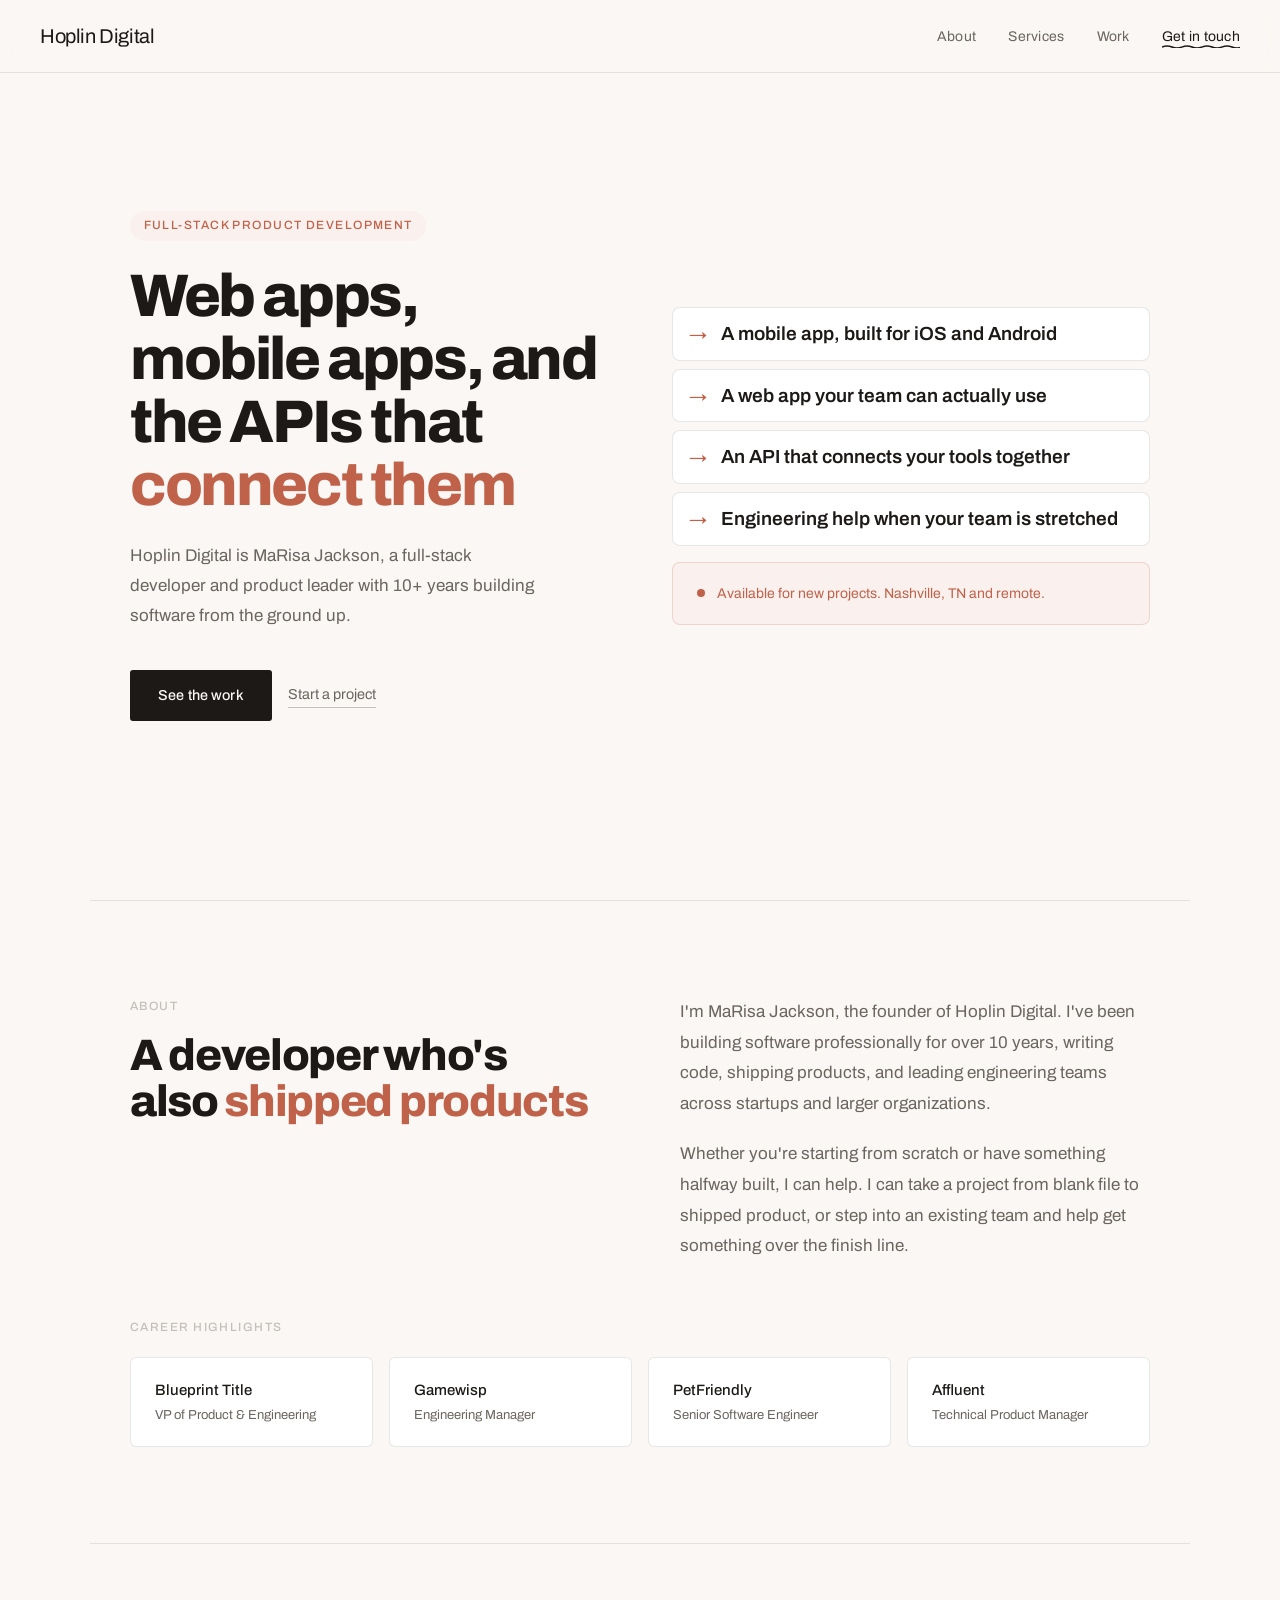
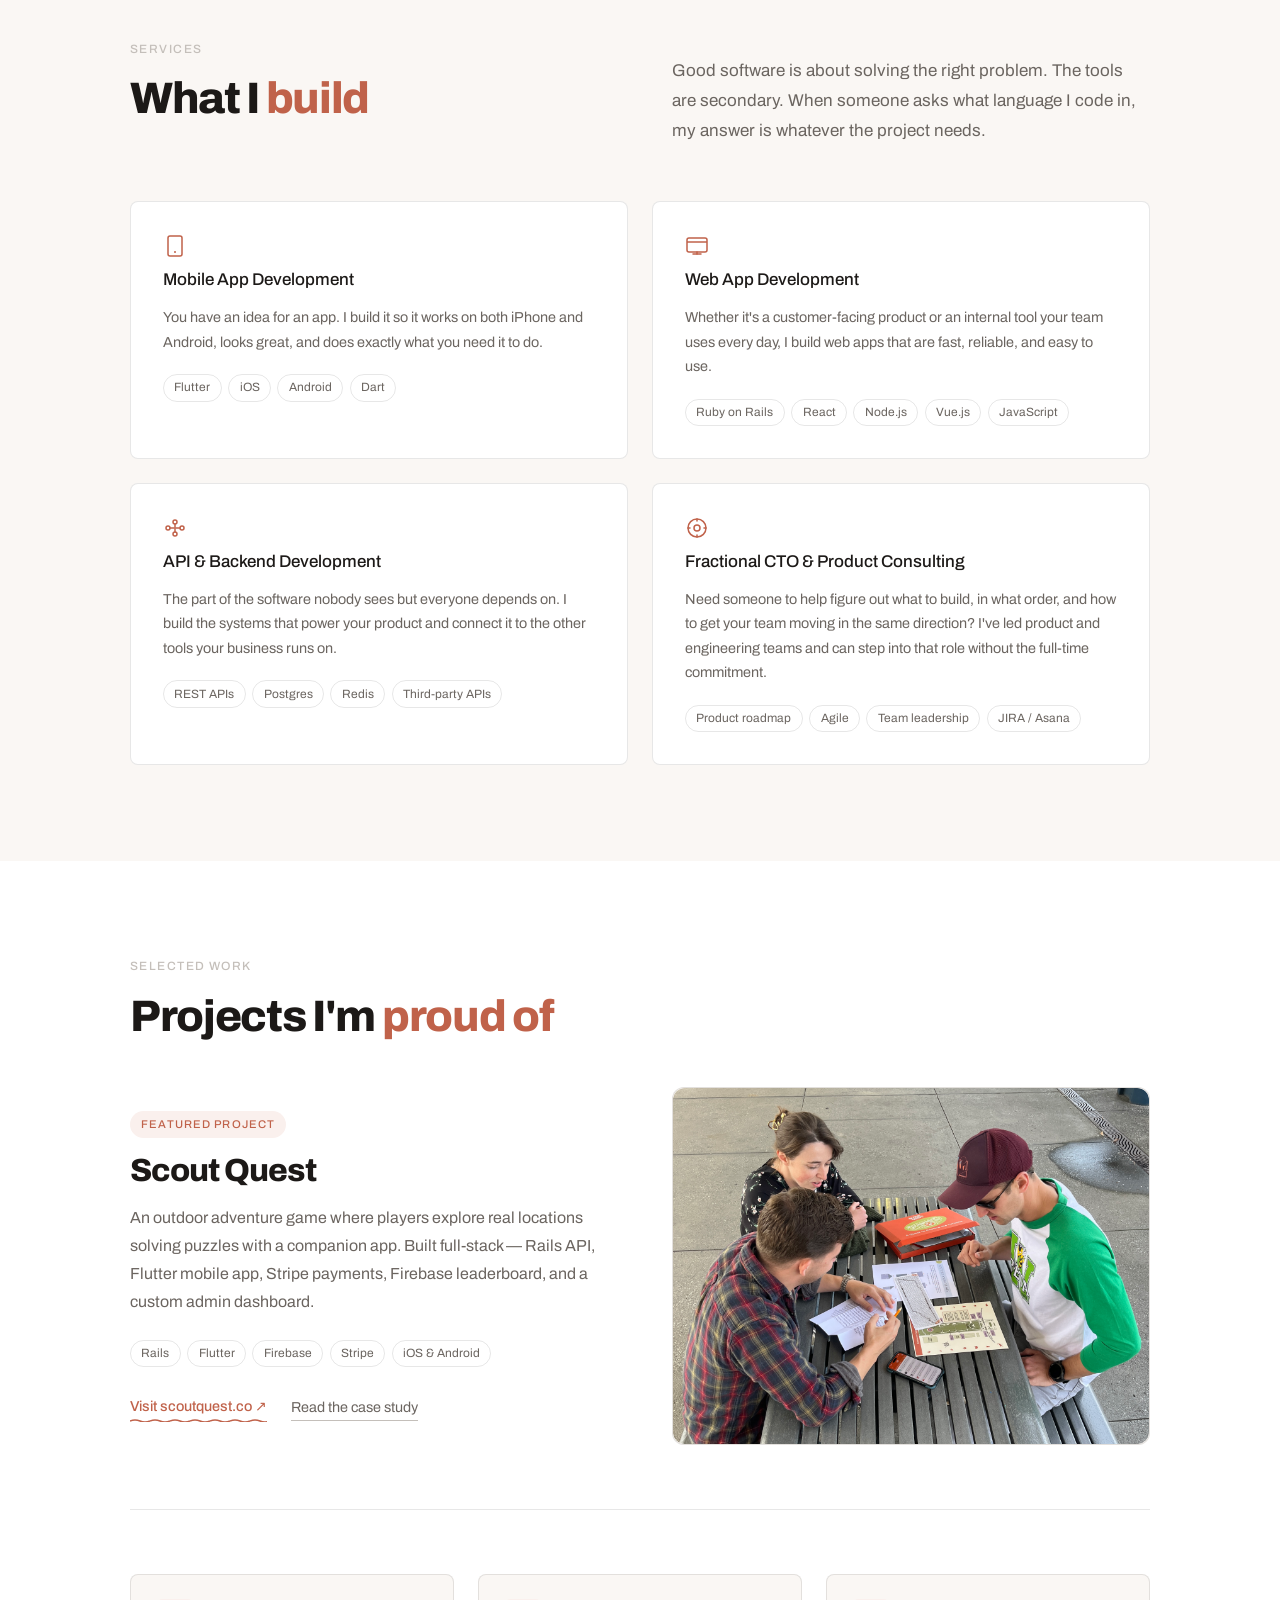
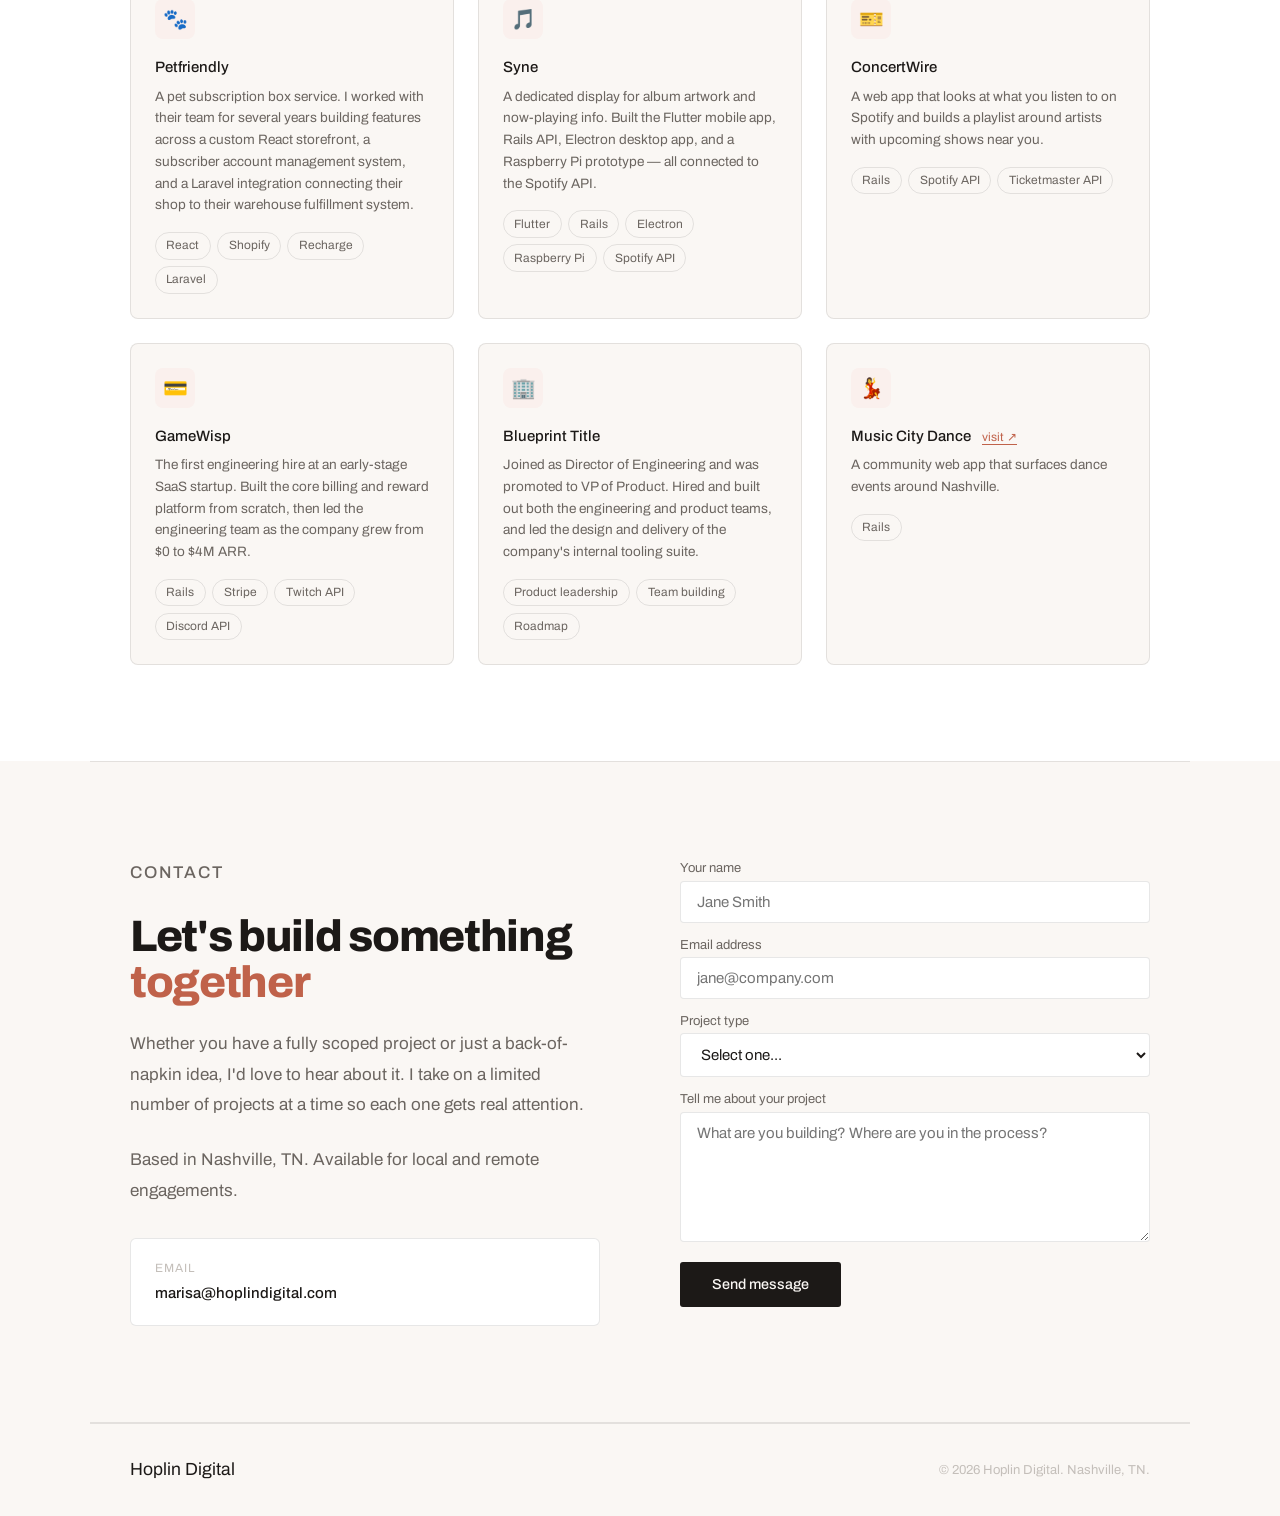
<file: index.html>
<!doctype html>
<html lang="en">
  <head>
    <meta charset="UTF-8" />
    <meta name="viewport" content="width=device-width, initial-scale=1.0" />
    <meta property="og:title" content="Hoplin Digital" />
    <meta
      property="og:description"
      content="Full-stack product development. Web apps, mobile apps, and the APIs that connect them."
    />
    <meta
      property="og:image"
      content="https://hoplindigital.com/assets/images/og-image.png"
    />
    <meta property="og:url" content="https://hoplindigital.com" />
    <meta name="twitter:card" content="summary_large_image" />

    <title>Hoplin Digital</title>
    <link rel="preconnect" href="https://fonts.googleapis.com" />
    <link rel="preconnect" href="https://fonts.gstatic.com" crossorigin />
    <link
      href="https://fonts.googleapis.com/css2?family=Archivo:wght@400;500;700;800&display=swap"
      rel="stylesheet"
    />
    <link rel="stylesheet" href="style.css" />
  </head>
  <body>
    <!-- NAV -->
    <nav>
      <a href="#" class="nav-logo"><span id="logo-text"></span></a>
      <ul class="nav-links">
        <li><a href="#about">About</a></li>
        <li><a href="#services">Services</a></li>
        <li><a href="#work">Work</a></li>
        <li><a href="#contact" class="nav-cta">Get in touch</a></li>
      </ul>
    </nav>

    <!-- HERO -->
    <div class="hero">
      <div class="hero-inner">
        <div class="hero-left">
          <span class="hero-tag">Full-stack product development</span>
          <h1>
            Web apps, mobile apps, and the APIs that <em>connect them</em>
          </h1>
          <p>
            Hoplin Digital is MaRisa Jackson, a full-stack developer and product
            leader with 10+ years building software from the ground up.
          </p>
          <div class="hero-actions">
            <a href="#work" class="btn-primary">See the work</a>
            <a href="#contact" class="btn-ghost">Start a project</a>
          </div>
        </div>
        <div class="hero-right">
          <div class="build-list">
            <div class="build-item">
              <span class="build-arrow">&#8594;</span>
              <span class="build-text"
                >A mobile app, built for iOS and Android</span
              >
            </div>
            <div class="build-item">
              <span class="build-arrow">&#8594;</span>
              <span class="build-text"
                >A web app your team can actually use</span
              >
            </div>
            <div class="build-item">
              <span class="build-arrow">&#8594;</span>
              <span class="build-text"
                >An API that connects your tools together</span
              >
            </div>
            <div class="build-item">
              <span class="build-arrow">&#8594;</span>
              <span class="build-text"
                >Engineering help when your team is stretched</span
              >
            </div>
          </div>
          <div class="hero-badge">
            <div class="badge-dot"></div>
            <p>Available for new projects. Nashville, TN and remote.</p>
          </div>
        </div>
      </div>
    </div>

    <hr class="divider" />

    <!-- ABOUT -->
    <section id="about">
      <div class="about-grid">
        <div>
          <p class="section-label">About</p>
          <h2 class="section-title">
            A developer who's also <em>shipped products</em>
          </h2>
        </div>
        <div class="about-body">
          <p>
            I'm MaRisa Jackson, the founder of Hoplin Digital. I've been
            building software professionally for over 10 years, writing code,
            shipping products, and leading engineering teams across startups and
            larger organizations.
          </p>
          <p>
            Whether you're starting from scratch or have something halfway
            built, I can help. I can take a project from blank file to shipped
            product, or step into an existing team and help get something over
            the finish line.
          </p>
        </div>
      </div>

      <div style="margin-top: 3.5rem">
        <p class="section-label" style="margin-bottom: 1.25rem">
          Career highlights
        </p>
        <div
          style="
            display: grid;
            grid-template-columns: repeat(auto-fit, minmax(220px, 1fr));
            gap: 1rem;
          "
        >
          <div class="exp-item">
            <div class="exp-company">Blueprint Title</div>
            <div class="exp-role">VP of Product & Engineering</div>
          </div>
          <div class="exp-item">
            <div class="exp-company">Gamewisp</div>
            <div class="exp-role">Engineering Manager</div>
          </div>
          <div class="exp-item">
            <div class="exp-company">PetFriendly</div>
            <div class="exp-role">Senior Software Engineer</div>
          </div>
          <div class="exp-item">
            <div class="exp-company">Affluent</div>
            <div class="exp-role">Technical Product Manager</div>
          </div>
        </div>
      </div>
    </section>

    <hr class="divider" />

    <!-- SERVICES -->
    <section id="services">
      <div class="services-header">
        <div>
          <p class="section-label">Services</p>
          <h2 class="section-title">What I <em>build</em></h2>
        </div>
        <p class="services-intro">
          Good software is about solving the right problem. The tools are
          secondary. When someone asks what language I code in, my answer is
          whatever the project needs.
        </p>
      </div>

      <div class="services-grid">
        <div class="service-card">
          <div class="service-icon">
            <svg
              width="24"
              height="24"
              viewBox="0 0 24 24"
              fill="none"
              xmlns="http://www.w3.org/2000/svg"
            >
              <rect
                x="5"
                y="2"
                width="14"
                height="20"
                rx="2"
                stroke="#C0624A"
                stroke-width="1.5"
              />
              <circle cx="12" cy="18" r="1" fill="#C0624A" />
            </svg>
          </div>
          <div class="service-title">Mobile App Development</div>
          <p class="service-desc">
            You have an idea for an app. I build it so it works on both iPhone
            and Android, looks great, and does exactly what you need it to do.
          </p>
          <div class="service-tags">
            <span class="tag">Flutter</span>
            <span class="tag">iOS</span>
            <span class="tag">Android</span>
            <span class="tag">Dart</span>
          </div>
        </div>

        <div class="service-card">
          <div class="service-icon">
            <svg
              width="24"
              height="24"
              viewBox="0 0 24 24"
              fill="none"
              xmlns="http://www.w3.org/2000/svg"
            >
              <rect
                x="2"
                y="4"
                width="20"
                height="14"
                rx="2"
                stroke="#C0624A"
                stroke-width="1.5"
              />
              <path d="M2 8h20" stroke="#C0624A" stroke-width="1.5" />
              <path
                d="M8 20h8"
                stroke="#C0624A"
                stroke-width="1.5"
                stroke-linecap="round"
              />
              <path
                d="M12 18v2"
                stroke="#C0624A"
                stroke-width="1.5"
                stroke-linecap="round"
              />
            </svg>
          </div>
          <div class="service-title">Web App Development</div>
          <p class="service-desc">
            Whether it's a customer-facing product or an internal tool your team
            uses every day, I build web apps that are fast, reliable, and easy
            to use.
          </p>
          <div class="service-tags">
            <span class="tag">Ruby on Rails</span>
            <span class="tag">React</span>
            <span class="tag">Node.js</span>
            <span class="tag">Vue.js</span>
            <span class="tag">JavaScript</span>
          </div>
        </div>

        <div class="service-card">
          <div class="service-icon">
            <svg
              width="24"
              height="24"
              viewBox="0 0 24 24"
              fill="none"
              xmlns="http://www.w3.org/2000/svg"
            >
              <circle
                cx="5"
                cy="12"
                r="2"
                stroke="#C0624A"
                stroke-width="1.5"
              />
              <circle
                cx="19"
                cy="12"
                r="2"
                stroke="#C0624A"
                stroke-width="1.5"
              />
              <path
                d="M7 12h10"
                stroke="#C0624A"
                stroke-width="1.5"
                stroke-linecap="round"
              />
              <circle
                cx="12"
                cy="6"
                r="2"
                stroke="#C0624A"
                stroke-width="1.5"
              />
              <path
                d="M12 8v3"
                stroke="#C0624A"
                stroke-width="1.5"
                stroke-linecap="round"
              />
              <circle
                cx="12"
                cy="18"
                r="2"
                stroke="#C0624A"
                stroke-width="1.5"
              />
              <path
                d="M12 16v-3"
                stroke="#C0624A"
                stroke-width="1.5"
                stroke-linecap="round"
              />
            </svg>
          </div>
          <div class="service-title">API &amp; Backend Development</div>
          <p class="service-desc">
            The part of the software nobody sees but everyone depends on. I
            build the systems that power your product and connect it to the
            other tools your business runs on.
          </p>
          <div class="service-tags">
            <span class="tag">REST APIs</span>
            <span class="tag">Postgres</span>
            <span class="tag">Redis</span>
            <span class="tag">Third-party APIs</span>
          </div>
        </div>

        <div class="service-card">
          <div class="service-icon">
            <svg
              width="24"
              height="24"
              viewBox="0 0 24 24"
              fill="none"
              xmlns="http://www.w3.org/2000/svg"
            >
              <circle
                cx="12"
                cy="12"
                r="9"
                stroke="#C0624A"
                stroke-width="1.5"
              />
              <path
                d="M12 3v2M12 19v2M3 12h2M19 12h2"
                stroke="#C0624A"
                stroke-width="1.5"
                stroke-linecap="round"
              />
              <circle
                cx="12"
                cy="12"
                r="3"
                stroke="#C0624A"
                stroke-width="1.5"
              />
            </svg>
          </div>
          <div class="service-title">
            Fractional CTO &amp; Product Consulting
          </div>
          <p class="service-desc">
            Need someone to help figure out what to build, in what order, and
            how to get your team moving in the same direction? I've led product
            and engineering teams and can step into that role without the
            full-time commitment.
          </p>
          <div class="service-tags">
            <span class="tag">Product roadmap</span>
            <span class="tag">Agile</span>
            <span class="tag">Team leadership</span>
            <span class="tag">JIRA / Asana</span>
          </div>
        </div>
      </div>
    </section>

    <!-- WORK -->
    <div class="work-section" id="work">
      <div class="work-inner">
        <p class="section-label">Selected work</p>
        <h2 class="section-title" style="margin-bottom: 3rem">
          Projects I'm <em>proud of</em>
        </h2>

        <!-- Featured: Scout Quest -->
        <div class="featured-project">
          <div>
            <span class="project-badge">Featured project</span>
            <h3 class="project-title">Scout Quest</h3>
            <p class="project-desc">
              An outdoor adventure game where players explore real locations
              solving puzzles with a companion app. Built full-stack — Rails
              API, Flutter mobile app, Stripe payments, Firebase leaderboard,
              and a custom admin dashboard.
            </p>
            <div class="project-tech">
              <span class="tag">Rails</span>
              <span class="tag">Flutter</span>
              <span class="tag">Firebase</span>
              <span class="tag">Stripe</span>
              <span class="tag">iOS &amp; Android</span>
            </div>
            <div style="display: flex; gap: 1.5rem; align-items: center">
              <a
                href="https://scoutquest.co"
                target="_blank"
                class="project-link"
                >Visit scoutquest.co &#8599;</a
              >
              <a href="scout-quest.html" class="btn-ghost"
                >Read the case study</a
              >
            </div>
          </div>
          <div class="project-visual">
            <img
              src="assets/images/scoutquest.jpg"
              alt="Scout Quest at Bicentennial Park"
              style="
                width: 100%;
                height: 100%;
                object-fit: cover;
                object-position: top;
                border-radius: 12px;
              "
            />
          </div>
        </div>

        <!-- Other projects grid -->
        <div class="projects-grid">
          <div class="project-card">
            <div class="project-card-icon">&#x1F43E;</div>
            <div class="project-card-name">Petfriendly</div>
            <p class="project-card-desc">
              A pet subscription box service. I worked with their team for
              several years building features across a custom React storefront,
              a subscriber account management system, and a Laravel integration
              connecting their shop to their warehouse fulfillment system.
            </p>
            <div class="service-tags" style="margin-top: 1rem">
              <span class="tag">React</span>
              <span class="tag">Shopify</span>
              <span class="tag">Recharge</span>
              <span class="tag">Laravel</span>
            </div>
          </div>

          <div class="project-card">
            <div class="project-card-icon">&#x1F3B5;</div>
            <div class="project-card-name">Syne</div>
            <p class="project-card-desc">
              A dedicated display for album artwork and now-playing info. Built
              the Flutter mobile app, Rails API, Electron desktop app, and a
              Raspberry Pi prototype — all connected to the Spotify API.
            </p>
            <div class="service-tags" style="margin-top: 1rem">
              <span class="tag">Flutter</span>
              <span class="tag">Rails</span>
              <span class="tag">Electron</span>
              <span class="tag">Raspberry Pi</span>
              <span class="tag">Spotify API</span>
            </div>
          </div>

          <div class="project-card">
            <div class="project-card-icon">&#x1F3AB;</div>
            <div class="project-card-name">ConcertWire</div>
            <p class="project-card-desc">
              A web app that looks at what you listen to on Spotify and builds a
              playlist around artists with upcoming shows near you.
            </p>
            <div class="service-tags" style="margin-top: 1rem">
              <span class="tag">Rails</span>
              <span class="tag">Spotify API</span>
              <span class="tag">Ticketmaster API</span>
            </div>
          </div>

          <div class="project-card">
            <div class="project-card-icon">&#x1F4B3;</div>
            <div class="project-card-name">GameWisp</div>
            <p class="project-card-desc">
              The first engineering hire at an early-stage SaaS startup. Built
              the core billing and reward platform from scratch, then led the
              engineering team as the company grew from $0 to $4M ARR.
            </p>
            <div class="service-tags" style="margin-top: 1rem">
              <span class="tag">Rails</span>
              <span class="tag">Stripe</span>
              <span class="tag">Twitch API</span>
              <span class="tag">Discord API</span>
            </div>
          </div>

          <div class="project-card">
            <div class="project-card-icon">&#x1F3E2;</div>
            <div class="project-card-name">Blueprint Title</div>
            <p class="project-card-desc">
              Joined as Director of Engineering and was promoted to VP of
              Product. Hired and built out both the engineering and product
              teams, and led the design and delivery of the company's internal
              tooling suite.
            </p>
            <div class="service-tags" style="margin-top: 1rem">
              <span class="tag">Product leadership</span>
              <span class="tag">Team building</span>
              <span class="tag">Roadmap</span>
            </div>
          </div>

          <div class="project-card">
            <div class="project-card-icon">&#x1F483;</div>
            <div class="project-card-name">
              Music City Dance
              <a
                href="https://musiccitydance.com"
                target="_blank"
                style="
                  margin-left: 0.5rem;
                  font-size: 0.75rem;
                  font-weight: 400;
                  color: var(--accent);
                  text-decoration: none;
                  border-bottom: 1px solid var(--accent);
                "
                >visit &#8599;</a
              >
            </div>
            <p class="project-card-desc">
              A community web app that surfaces dance events around Nashville.
            </p>
            <div class="service-tags" style="margin-top: 1rem">
              <span class="tag">Rails</span>
            </div>
          </div>
        </div>
      </div>
    </div>

    <hr class="divider" />

    <!-- CONTACT -->
    <section id="contact">
      <div class="contact-grid">
        <div class="contact-body">
          <p class="section-label">Contact</p>
          <h2 class="section-title">Let's build something <em>together</em></h2>
          <p>
            Whether you have a fully scoped project or just a back-of-napkin
            idea, I'd love to hear about it. I take on a limited number of
            projects at a time so each one gets real attention.
          </p>
          <p>
            Based in Nashville, TN. Available for local and remote engagements.
          </p>
          <div class="contact-email-block">
            <div>
              <div class="contact-email-label">Email</div>
              <div class="contact-email-val">
                <a
                  href="mailto:marisa@hoplindigital.com"
                  style="color: var(--ink); text-decoration: none"
                  >marisa@hoplindigital.com</a
                >
              </div>
            </div>
          </div>
        </div>

        <form action="https://formspree.io/f/xbdpozbd" method="POST">
          <div class="form-group">
            <label for="name">Your name</label>
            <input
              type="text"
              id="name"
              name="name"
              placeholder="Jane Smith"
              required
            />
          </div>
          <div class="form-group">
            <label for="email">Email address</label>
            <input
              type="email"
              id="email"
              name="email"
              placeholder="jane@company.com"
              required
            />
          </div>
          <div class="form-group">
            <label for="type">Project type</label>
            <select id="type" name="type">
              <option value="">Select one...</option>
              <option>Mobile App Development</option>
              <option>Web App Development</option>
              <option>API / Backend Development</option>
              <option>Fractional CTO / Consulting</option>
              <option>Something else</option>
            </select>
          </div>
          <div class="form-group">
            <label for="message">Tell me about your project</label>
            <textarea
              id="message"
              name="message"
              placeholder="What are you building? Where are you in the process?"
              required
            ></textarea>
          </div>
          <button type="submit" class="form-submit">Send message</button>
          <p
            id="form-success"
            style="display: none; font-size: 0.875rem; color: var(--accent)"
          >
            Thanks! I'll be in touch soon.
          </p>
        </form>
      </div>
    </section>

    <!-- FOOTER -->
    <hr class="divider" />
    <footer>
      <a href="#" class="footer-logo">Hoplin Digital</a>
      <p class="footer-copy">
        &copy; <span id="yr"></span> Hoplin Digital. Nashville, TN.
      </p>
    </footer>

    <script>
      document.getElementById("yr").textContent = new Date().getFullYear();

      function handleSubmit(e) {
        e.preventDefault();
        document.getElementById("form-success").style.display = "block";
        e.target.reset();
        setTimeout(() => {
          document.getElementById("form-success").style.display = "none";
        }, 5000);
      }

      document.querySelectorAll('a[href^="#"]').forEach((anchor) => {
        anchor.addEventListener("click", function (e) {
          const target = document.querySelector(this.getAttribute("href"));
          if (target) {
            e.preventDefault();
            target.scrollIntoView({ behavior: "smooth" });
          }
        });
      });

      const logoText = "Hoplin Digital";
      const logoEl = document.getElementById("logo-text");
      let i = 0;
      function typeLogo() {
        if (i < logoText.length) {
          logoEl.textContent += logoText[i];
          i++;
          setTimeout(typeLogo, 95);
        }
      }
      typeLogo();

      function typeLogo() {
        if (i < logoText.length) {
          logoEl.textContent += logoText[i];
          i++;
          setTimeout(typeLogo, 95);
        } else {
          logoEl.classList.add("done");
        }
      }
    </script>
  </body>
</html>
</file>
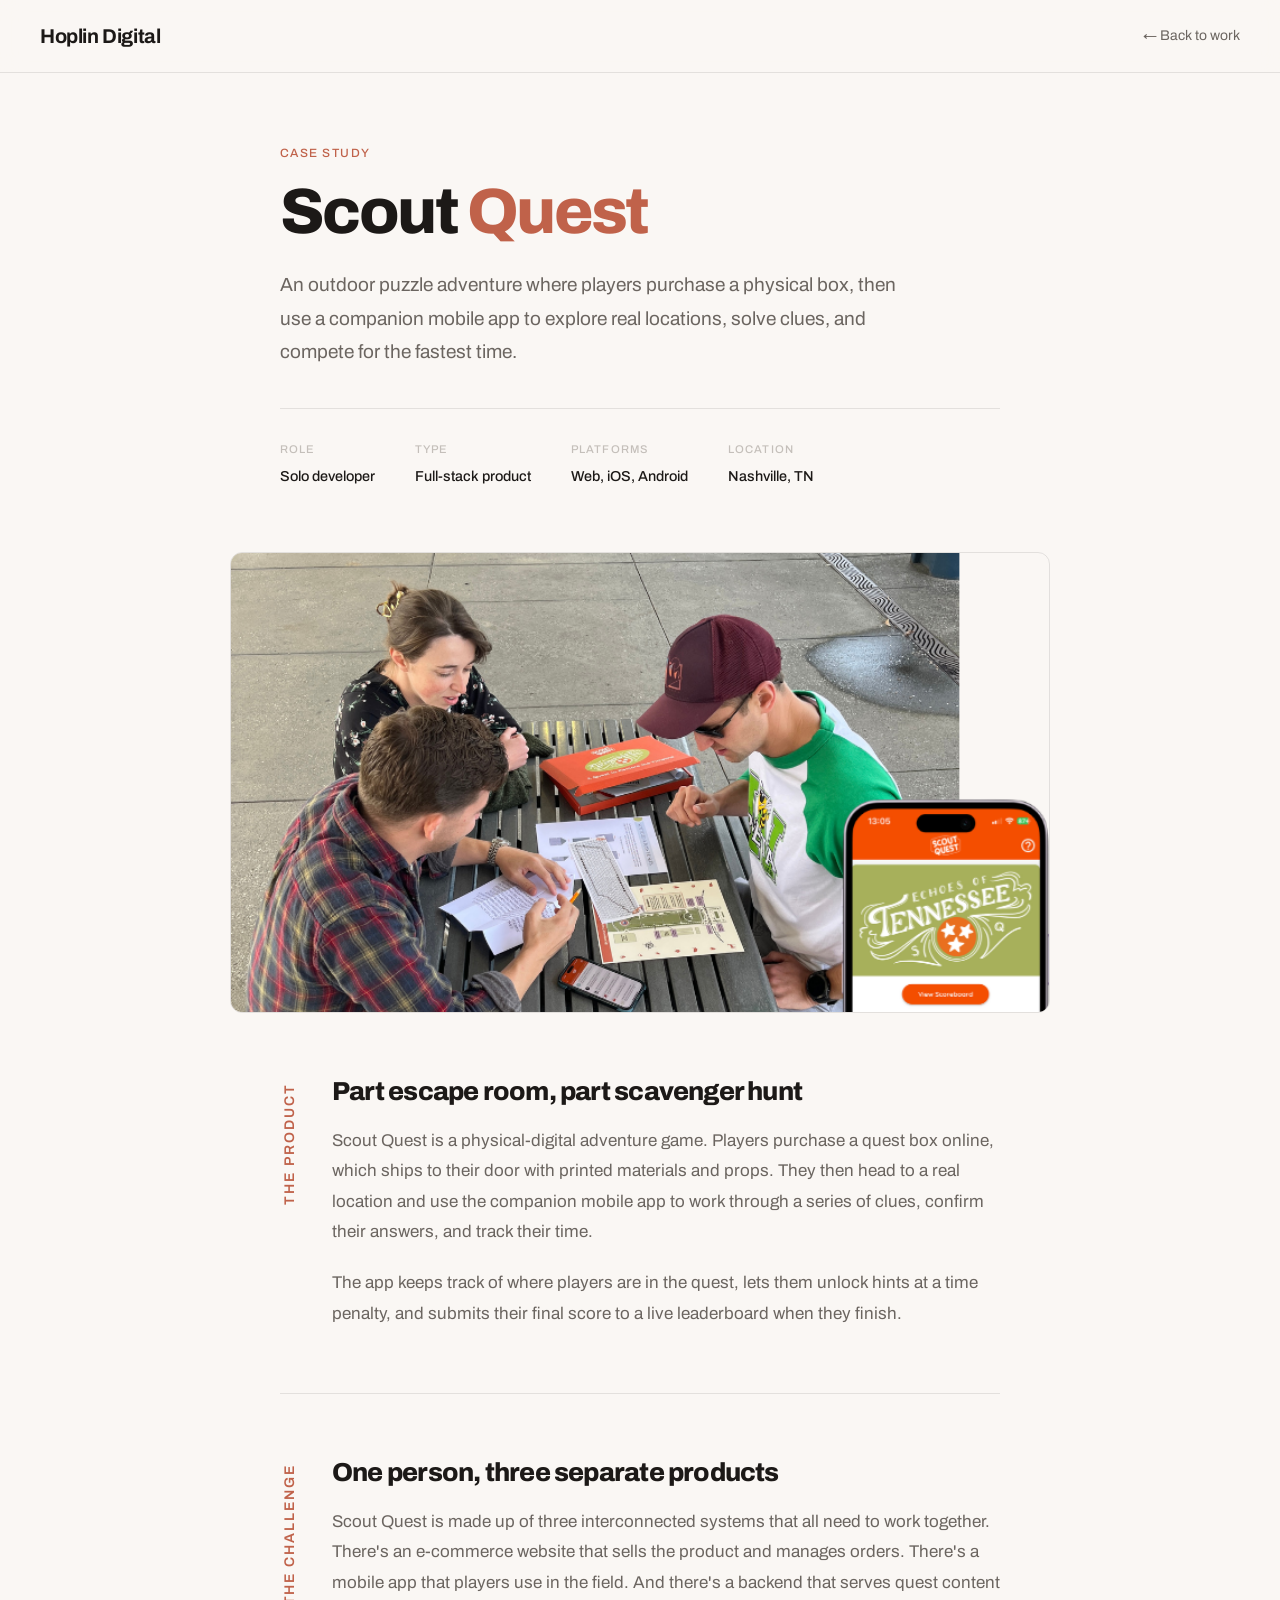
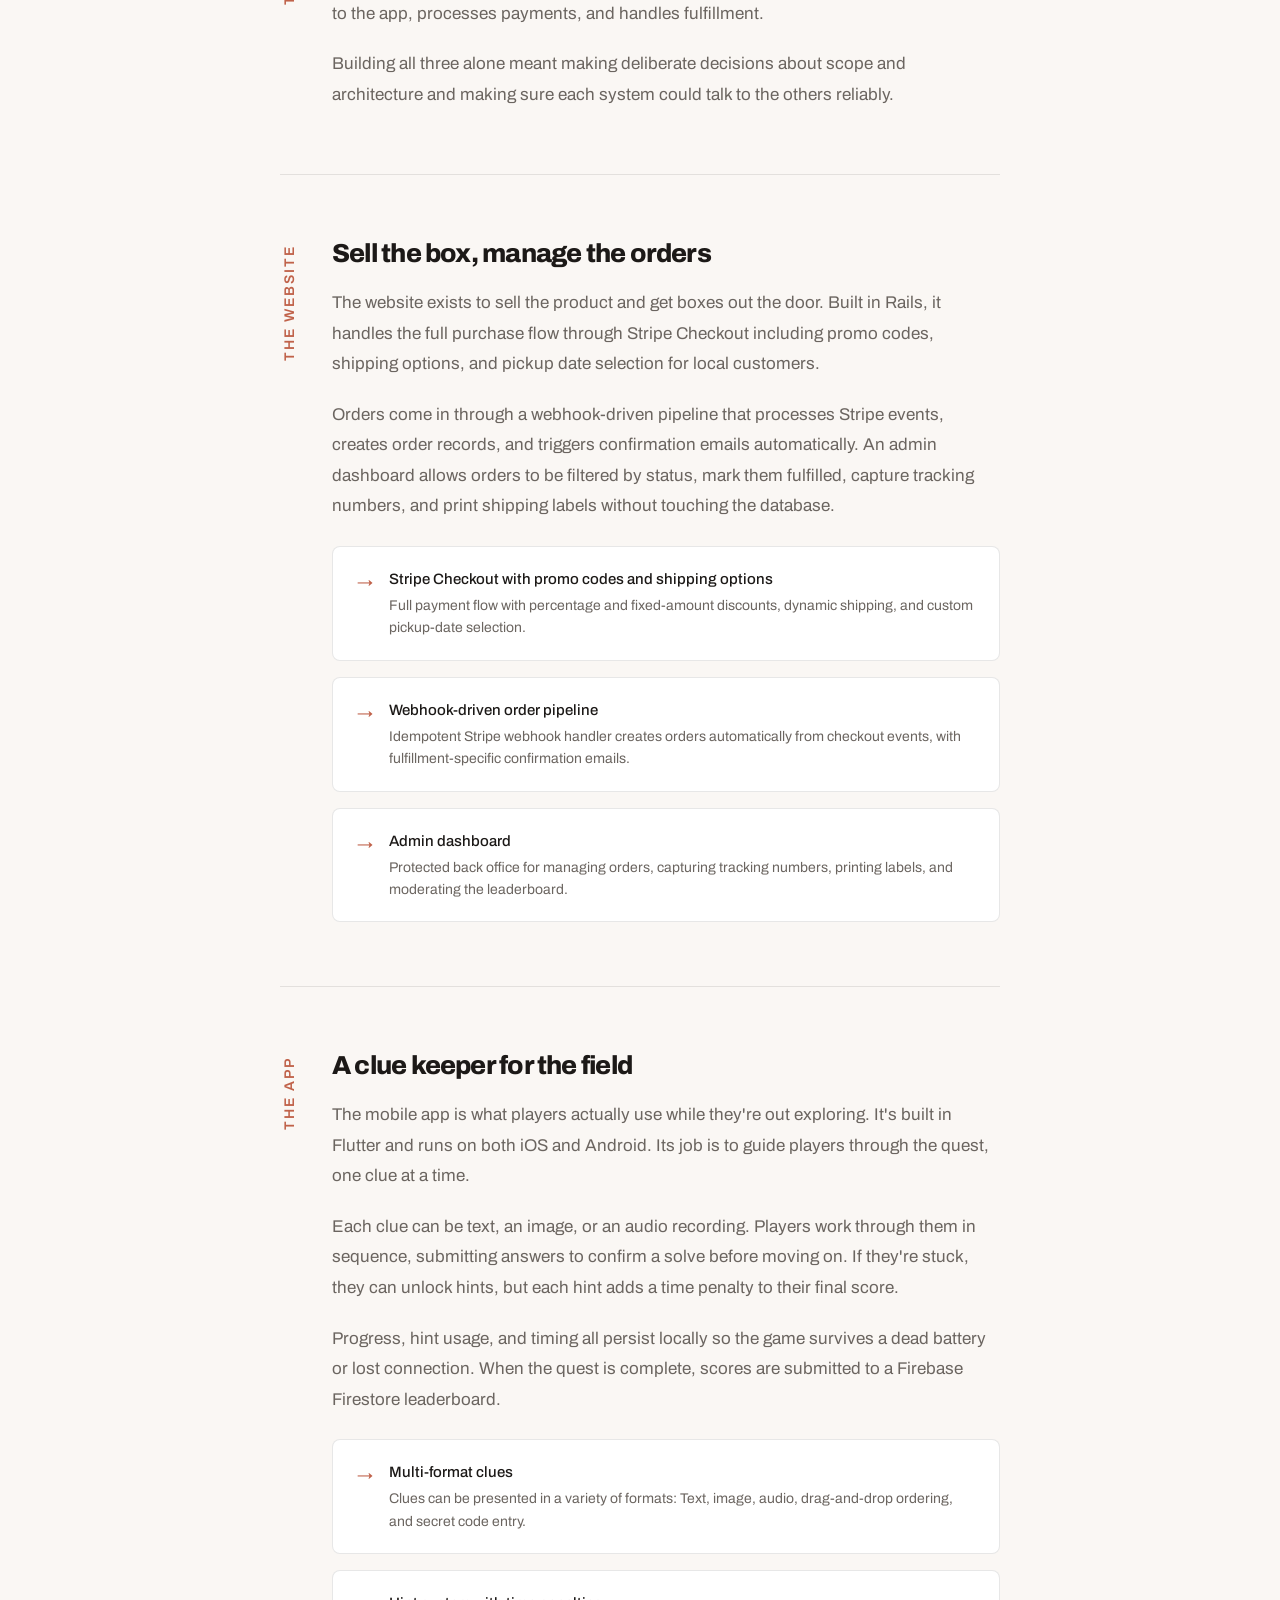
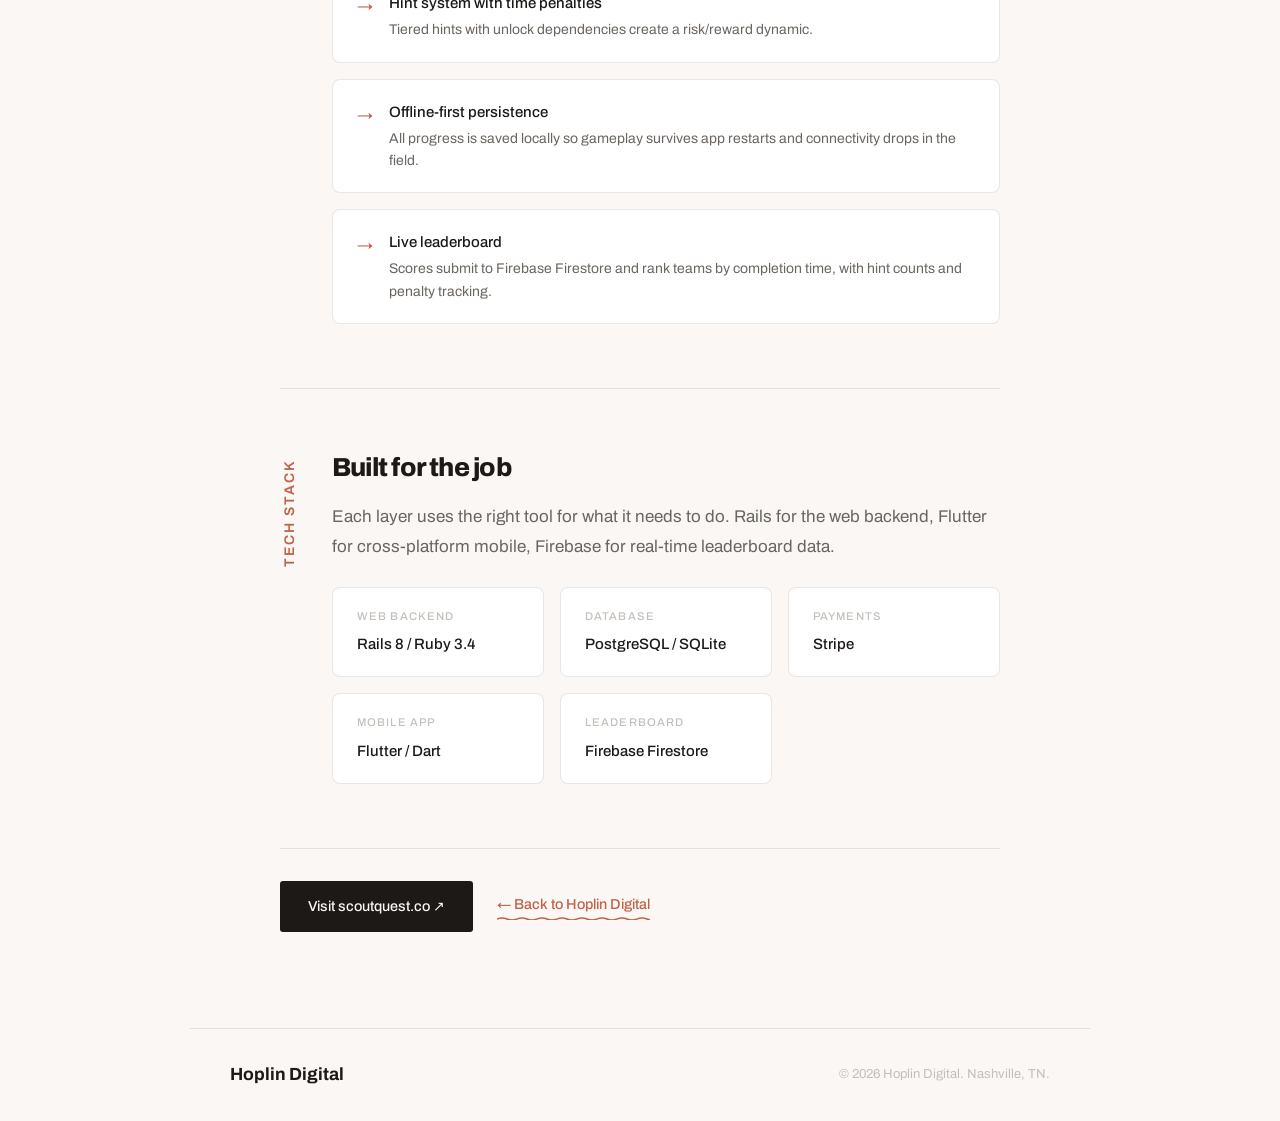
<file: scout-quest.html>
<!doctype html>
<html lang="en">
  <head>
    <meta charset="UTF-8" />
    <meta name="viewport" content="width=device-width, initial-scale=1.0" />
    <meta property="og:title" content="Hoplin Digital" />
    <meta
      property="og:description"
      content="Full-stack product development. Web apps, mobile apps, and the APIs that connect them."
    />
    <meta
      property="og:image"
      content="https://hoplindigital.com/assets/images/og-image.png"
    />
    <meta property="og:url" content="https://hoplindigital.com" />
    <meta name="twitter:card" content="summary_large_image" />

    <title>Scout Quest — Hoplin Digital</title>
    <link rel="preconnect" href="https://fonts.googleapis.com" />
    <link rel="preconnect" href="https://fonts.gstatic.com" crossorigin />
    <link
      href="https://fonts.googleapis.com/css2?family=Archivo:wght@400;500;700;800&display=swap"
      rel="stylesheet"
    />
    <style>
      *,
      *::before,
      *::after {
        box-sizing: border-box;
        margin: 0;
        padding: 0;
      }

      :root {
        --cream: #faf7f4;
        --ink: #1c1917;
        --ink-muted: #6b6560;
        --ink-faint: #c4bfba;
        --accent: #c0624a;
        --accent-light: #faf0ed;
        --accent-mid: #e8957e;
        --border: rgba(28, 25, 23, 0.1);
        --sans: "Archivo", sans-serif;
      }

      html {
        scroll-behavior: smooth;
      }

      body {
        font-family: var(--sans);
        background: var(--cream);
        color: var(--ink);
        font-size: 16px;
        line-height: 1.6;
        -webkit-font-smoothing: antialiased;
      }

      /* NAV */
      nav {
        position: fixed;
        top: 0;
        left: 0;
        right: 0;
        z-index: 100;
        padding: 1.25rem 2.5rem;
        display: flex;
        align-items: center;
        justify-content: space-between;
        background: rgba(250, 247, 244, 0.92);
        backdrop-filter: blur(12px);
        border-bottom: 1px solid var(--border);
      }

      .nav-logo {
        font-family: var(--sans);
        font-size: 1.25rem;
        font-weight: 700;
        color: var(--ink);
        text-decoration: none;
        letter-spacing: -0.02em;
      }

      .nav-back {
        font-size: 0.875rem;
        color: var(--ink-muted);
        text-decoration: none;
        display: flex;
        align-items: center;
        gap: 0.4rem;
        transition: color 0.2s;
      }

      .nav-back:hover {
        color: var(--ink);
      }

      /* HERO */
      .case-hero {
        max-width: 800px;
        margin: 0 auto;
        padding: 9rem 2.5rem 4rem;
      }

      .case-label {
        font-size: 0.75rem;
        font-weight: 500;
        letter-spacing: 0.12em;
        text-transform: uppercase;
        color: var(--accent);
        margin-bottom: 1rem;
        display: block;
      }

      .case-title {
        font-size: clamp(2.5rem, 6vw, 4rem);
        font-weight: 800;
        line-height: 1.02;
        letter-spacing: -0.04em;
        color: var(--ink);
        margin-bottom: 1.5rem;
      }

      .case-title em {
        font-style: normal;
        color: var(--accent);
      }

      .case-intro {
        font-size: 1.1875rem;
        color: var(--ink-muted);
        line-height: 1.75;
        max-width: 58ch;
        margin-bottom: 2.5rem;
      }

      .case-meta {
        display: flex;
        gap: 2.5rem;
        padding-top: 2rem;
        border-top: 1px solid var(--border);
      }

      .meta-item-label {
        font-size: 0.7rem;
        font-weight: 500;
        letter-spacing: 0.1em;
        text-transform: uppercase;
        color: var(--ink-faint);
        margin-bottom: 0.35rem;
      }

      .meta-item-val {
        font-size: 0.9rem;
        font-weight: 500;
        color: var(--ink);
      }

      /* IMAGE */
      .case-image {
        max-width: 900px;
        margin: 0 auto 2rem;
        padding: 0 2.5rem;
      }

      .case-image img {
        width: 100%;
        border-radius: 12px;
        display: block;
        aspect-ratio: 16/9;
        object-fit: cover;
        object-position: top;
      }

      /* BODY */
      .case-body {
        max-width: 800px;
        margin: 0 auto;
        padding: 2rem 2.5rem 6rem;
      }

      .case-section {
        margin-bottom: 4rem;
        display: flex;
        gap: 2rem;
        align-items: flex-start;
      }

      .case-section-label-wrap {
        display: flex;
        align-items: flex-start;
        justify-content: center;
        width: 20px;
        flex-shrink: 0;
        padding-top: 6px;
      }

      .case-section-label {
        font-size: 14px;
        font-weight: 600;
        letter-spacing: 0.14em;
        text-transform: uppercase;
        color: var(--accent);
        writing-mode: vertical-rl;
        transform: rotate(180deg);
        white-space: nowrap;
      }

      .case-section-content {
        flex: 1;
        min-width: 0;
      }

      .case-section-content h2 {
        font-size: 1.625rem;
        font-weight: 800;
        letter-spacing: -0.03em;
        color: var(--ink);
        margin-bottom: 1.25rem;
        line-height: 1.1;
      }

      .case-section-content p {
        font-size: 1.0625rem;
        color: var(--ink-muted);
        line-height: 1.8;
        margin-bottom: 1.25rem;
      }

      .case-section-content p:last-child {
        margin-bottom: 0;
      }

      /* DIVIDER */
      .case-divider {
        border: none;
        border-top: 1px solid var(--border);
        margin: 0 2.5rem;
        max-width: 900px;
        margin-left: auto;
        margin-right: auto;
      }

      /* STACK GRID */
      .stack-grid {
        display: grid;
        grid-template-columns: repeat(3, 1fr);
        gap: 1rem;
        margin-top: 1.5rem;
      }

      .stack-item {
        background: white;
        border: 1px solid var(--border);
        border-radius: 8px;
        padding: 1.25rem 1.5rem;
        transition:
          transform 0.18s ease,
          border-color 0.18s ease;
      }

      .stack-item:hover {
        transform: rotate(-0.6deg) translateY(-2px);
        border-color: var(--accent-mid);
      }

      .stack-item:nth-child(even):hover {
        transform: rotate(0.6deg) translateY(-2px);
      }

      .stack-item-layer {
        font-size: 0.7rem;
        font-weight: 500;
        letter-spacing: 0.1em;
        text-transform: uppercase;
        color: var(--ink-faint);
        margin-bottom: 0.4rem;
      }

      .stack-item-tech {
        font-size: 0.9375rem;
        font-weight: 500;
        color: var(--ink);
      }

      /* FEATURE LIST */
      .feature-list {
        margin-top: 1.5rem;
        display: flex;
        flex-direction: column;
        gap: 1rem;
      }

      .feature-item {
        display: flex;
        gap: 1rem;
        align-items: flex-start;
        padding: 1.25rem 1.5rem;
        background: white;
        border: 1px solid var(--border);
        border-radius: 8px;
        transition:
          transform 0.18s ease,
          border-color 0.18s ease;
      }

      .feature-item:hover {
        transform: translateY(-2px);
        border-color: var(--accent-mid);
      }

      .feature-arrow {
        color: var(--accent);
        font-size: 1rem;
        flex-shrink: 0;
        margin-top: 2px;
      }

      .feature-content-title {
        font-size: 0.9375rem;
        font-weight: 500;
        color: var(--ink);
        margin-bottom: 0.25rem;
      }

      .feature-content-desc {
        font-size: 0.875rem;
        color: var(--ink-muted);
        line-height: 1.6;
      }

      /* LINKS */
      .case-links {
        display: flex;
        gap: 1.5rem;
        align-items: center;
        margin-top: 3rem;
        padding-top: 2rem;
        border-top: 1px solid var(--border);
      }

      .btn-primary {
        display: inline-block;
        background: var(--ink);
        color: var(--cream);
        padding: 0.875rem 1.75rem;
        border-radius: 3px;
        font-size: 0.9rem;
        font-weight: 500;
        text-decoration: none;
        transition: background 0.2s;
      }

      .btn-primary:hover {
        background: var(--accent);
      }

      .project-link {
        display: inline-flex;
        align-items: center;
        gap: 0.4rem;
        font-size: 0.9rem;
        font-weight: 500;
        color: var(--accent);
        text-decoration: none;
        position: relative;
        padding-bottom: 4px;
        transition: color 0.2s;
      }

      .project-link::after {
        content: "";
        position: absolute;
        left: 0;
        bottom: 0;
        width: 100%;
        height: 3px;
        background-image: url("data:image/svg+xml,%3Csvg xmlns='http://www.w3.org/2000/svg' width='20' height='3'%3E%3Cpath d='M0 2 Q5 0 10 2 Q15 4 20 2' fill='none' stroke='%23C0624A' stroke-width='1.5'/%3E%3C/svg%3E");
        background-repeat: repeat-x;
        background-size: 20px 3px;
      }

      .project-link:hover {
        color: var(--ink);
      }

      /* FOOTER */
      .case-footer {
        border-top: 1px solid var(--border);
        padding: 2rem 2.5rem;
        display: flex;
        align-items: center;
        justify-content: space-between;
        max-width: 900px;
        margin: 0 auto;
      }

      .footer-copy {
        font-size: 0.8125rem;
        color: var(--ink-faint);
      }

      /* RESPONSIVE */
      @media (max-width: 768px) {
        nav {
          padding: 1rem 1.25rem;
        }
        .case-hero {
          padding: 7rem 1.25rem 3rem;
        }
        .case-image {
          padding: 0 1.25rem;
        }
        .case-body {
          padding: 2rem 1.25rem 4rem;
        }
        .case-meta {
          flex-wrap: wrap;
          gap: 1.5rem;
        }
        .stack-grid {
          grid-template-columns: 1fr 1fr;
        }
        .case-footer {
          padding: 1.5rem 1.25rem;
        }

        .case-section {
          flex-direction: column;
          gap: 0.5rem;
        }

        .case-section-label-wrap {
          width: auto;
          flex-direction: row;
        }

        .case-section-label {
          writing-mode: horizontal-tb;
          transform: none;
        }
      }
    </style>
  </head>
  <body>
    <nav>
      <a href="index.html" class="nav-logo">Hoplin Digital</a>
      <a href="index.html#work" class="nav-back">&#8592; Back to work</a>
    </nav>

    <div class="case-hero">
      <span class="case-label">Case study</span>
      <h1 class="case-title">Scout <em>Quest</em></h1>
      <p class="case-intro">
        An outdoor puzzle adventure where players purchase a physical box, then
        use a companion mobile app to explore real locations, solve clues, and
        compete for the fastest time.
      </p>
      <div class="case-meta">
        <div class="meta-item">
          <div class="meta-item-label">Role</div>
          <div class="meta-item-val">Solo developer</div>
        </div>
        <div class="meta-item">
          <div class="meta-item-label">Type</div>
          <div class="meta-item-val">Full-stack product</div>
        </div>
        <div class="meta-item">
          <div class="meta-item-label">Platforms</div>
          <div class="meta-item-val">Web, iOS, Android</div>
        </div>
        <div class="meta-item">
          <div class="meta-item-label">Location</div>
          <div class="meta-item-val">Nashville, TN</div>
        </div>
      </div>
    </div>

    <div class="case-image">
      <img
        src="assets/images/sqmobile.png"
        alt="Scout Quest app and Bicentennial Park"
        style="
          width: 100%;
          border-radius: 12px;
          display: block;
          aspect-ratio: 16/9;
          object-fit: cover;
          object-position: top;
          border: 1px solid var(--border);
        "
      />
    </div>

    <div class="case-body">
      <div class="case-section">
        <div class="case-section-label-wrap">
          <span class="case-section-label">The product</span>
        </div>
        <div class="case-section-content">
          <h2>Part escape room, part scavenger hunt</h2>
          <p>
            Scout Quest is a physical-digital adventure game. Players purchase a
            quest box online, which ships to their door with printed materials
            and props. They then head to a real location and use the companion
            mobile app to work through a series of clues, confirm their answers,
            and track their time.
          </p>
          <p>
            The app keeps track of where players are in the quest, lets them
            unlock hints at a time penalty, and submits their final score to a
            live leaderboard when they finish.
          </p>
        </div>
      </div>

      <hr class="case-divider" style="margin: 0 0 4rem" />

      <div class="case-section">
        <div class="case-section-label-wrap">
          <span class="case-section-label">The challenge</span>
        </div>
        <div class="case-section-content">
          <h2>One person, three separate products</h2>
          <p>
            Scout Quest is made up of three interconnected systems that all need
            to work together. There's an e-commerce website that sells the
            product and manages orders. There's a mobile app that players use in
            the field. And there's a backend that serves quest content to the
            app, processes payments, and handles fulfillment.
          </p>
          <p>
            Building all three alone meant making deliberate decisions about
            scope and architecture and making sure each system could talk to the
            others reliably.
          </p>
        </div>
      </div>

      <hr class="case-divider" style="margin: 0 0 4rem" />

      <div class="case-section">
        <div class="case-section-label-wrap">
          <span class="case-section-label">The website</span>
        </div>

        <div class="case-section-content">
          <h2>Sell the box, manage the orders</h2>
          <p>
            The website exists to sell the product and get boxes out the door.
            Built in Rails, it handles the full purchase flow through Stripe
            Checkout including promo codes, shipping options, and pickup date
            selection for local customers.
          </p>
          <p>
            Orders come in through a webhook-driven pipeline that processes
            Stripe events, creates order records, and triggers confirmation
            emails automatically. An admin dashboard allows orders to be
            filtered by status, mark them fulfilled, capture tracking numbers,
            and print shipping labels without touching the database.
          </p>

          <div class="feature-list">
            <div class="feature-item">
              <span class="feature-arrow">&#8594;</span>
              <div>
                <div class="feature-content-title">
                  Stripe Checkout with promo codes and shipping options
                </div>
                <div class="feature-content-desc">
                  Full payment flow with percentage and fixed-amount discounts,
                  dynamic shipping, and custom pickup-date selection.
                </div>
              </div>
            </div>
            <div class="feature-item">
              <span class="feature-arrow">&#8594;</span>
              <div>
                <div class="feature-content-title">
                  Webhook-driven order pipeline
                </div>
                <div class="feature-content-desc">
                  Idempotent Stripe webhook handler creates orders automatically
                  from checkout events, with fulfillment-specific confirmation
                  emails.
                </div>
              </div>
            </div>
            <div class="feature-item">
              <span class="feature-arrow">&#8594;</span>
              <div>
                <div class="feature-content-title">Admin dashboard</div>
                <div class="feature-content-desc">
                  Protected back office for managing orders, capturing tracking
                  numbers, printing labels, and moderating the leaderboard.
                </div>
              </div>
            </div>
          </div>
        </div>
      </div>

      <hr class="case-divider" style="margin: 0 0 4rem" />

      <div class="case-section">
        <div class="case-section-label-wrap">
          <span class="case-section-label">The app</span>
        </div>
        <div class="case-section-content">
          <h2>A clue keeper for the field</h2>
          <p>
            The mobile app is what players actually use while they're out
            exploring. It's built in Flutter and runs on both iOS and Android.
            Its job is to guide players through the quest, one clue at a time.
          </p>
          <p>
            Each clue can be text, an image, or an audio recording. Players work
            through them in sequence, submitting answers to confirm a solve
            before moving on. If they're stuck, they can unlock hints, but each
            hint adds a time penalty to their final score.
          </p>
          <p>
            Progress, hint usage, and timing all persist locally so the game
            survives a dead battery or lost connection. When the quest is
            complete, scores are submitted to a Firebase Firestore leaderboard.
          </p>

          <div class="feature-list">
            <div class="feature-item">
              <span class="feature-arrow">&#8594;</span>
              <div>
                <div class="feature-content-title">Multi-format clues</div>
                <div class="feature-content-desc">
                  Clues can be presented in a variety of formats: Text, image,
                  audio, drag-and-drop ordering, and secret code entry.
                </div>
              </div>
            </div>
            <div class="feature-item">
              <span class="feature-arrow">&#8594;</span>
              <div>
                <div class="feature-content-title">
                  Hint system with time penalties
                </div>
                <div class="feature-content-desc">
                  Tiered hints with unlock dependencies create a risk/reward
                  dynamic.
                </div>
              </div>
            </div>
            <div class="feature-item">
              <span class="feature-arrow">&#8594;</span>
              <div>
                <div class="feature-content-title">
                  Offline-first persistence
                </div>
                <div class="feature-content-desc">
                  All progress is saved locally so gameplay survives app
                  restarts and connectivity drops in the field.
                </div>
              </div>
            </div>
            <div class="feature-item">
              <span class="feature-arrow">&#8594;</span>
              <div>
                <div class="feature-content-title">Live leaderboard</div>
                <div class="feature-content-desc">
                  Scores submit to Firebase Firestore and rank teams by
                  completion time, with hint counts and penalty tracking.
                </div>
              </div>
            </div>
          </div>
        </div>
      </div>

      <hr class="case-divider" style="margin: 0 0 4rem" />

      <div class="case-section">
        <div class="case-section-label-wrap">
          <span class="case-section-label">Tech stack</span>
        </div>
        <div class="case-section-content">
          <h2>Built for the job</h2>
          <p>
            Each layer uses the right tool for what it needs to do. Rails for
            the web backend, Flutter for cross-platform mobile, Firebase for
            real-time leaderboard data.
          </p>

          <div class="stack-grid">
            <div class="stack-item">
              <div class="stack-item-layer">Web backend</div>
              <div class="stack-item-tech">Rails 8 / Ruby 3.4</div>
            </div>
            <div class="stack-item">
              <div class="stack-item-layer">Database</div>
              <div class="stack-item-tech">PostgreSQL / SQLite</div>
            </div>
            <div class="stack-item">
              <div class="stack-item-layer">Payments</div>
              <div class="stack-item-tech">Stripe</div>
            </div>
            <div class="stack-item">
              <div class="stack-item-layer">Mobile app</div>
              <div class="stack-item-tech">Flutter / Dart</div>
            </div>
            <div class="stack-item">
              <div class="stack-item-layer">Leaderboard</div>
              <div class="stack-item-tech">Firebase Firestore</div>
            </div>
          </div>
        </div>
      </div>

      <div class="case-links">
        <a href="https://scoutquest.co" target="_blank" class="btn-primary"
          >Visit scoutquest.co &#8599;</a
        >
        <a href="index.html" class="project-link"
          >&#8592; Back to Hoplin Digital</a
        >
      </div>
    </div>

    <footer class="case-footer">
      <a
        href="index.html"
        style="
          font-family: var(--sans);
          font-size: 1.1rem;
          font-weight: 700;
          color: var(--ink);
          text-decoration: none;
        "
        >Hoplin Digital</a
      >
      <p class="footer-copy">
        &copy; <span id="yr"></span> Hoplin Digital. Nashville, TN.
      </p>
    </footer>

    <script>
      document.getElementById("yr").textContent = new Date().getFullYear();
    </script>
  </body>
</html>
</file>
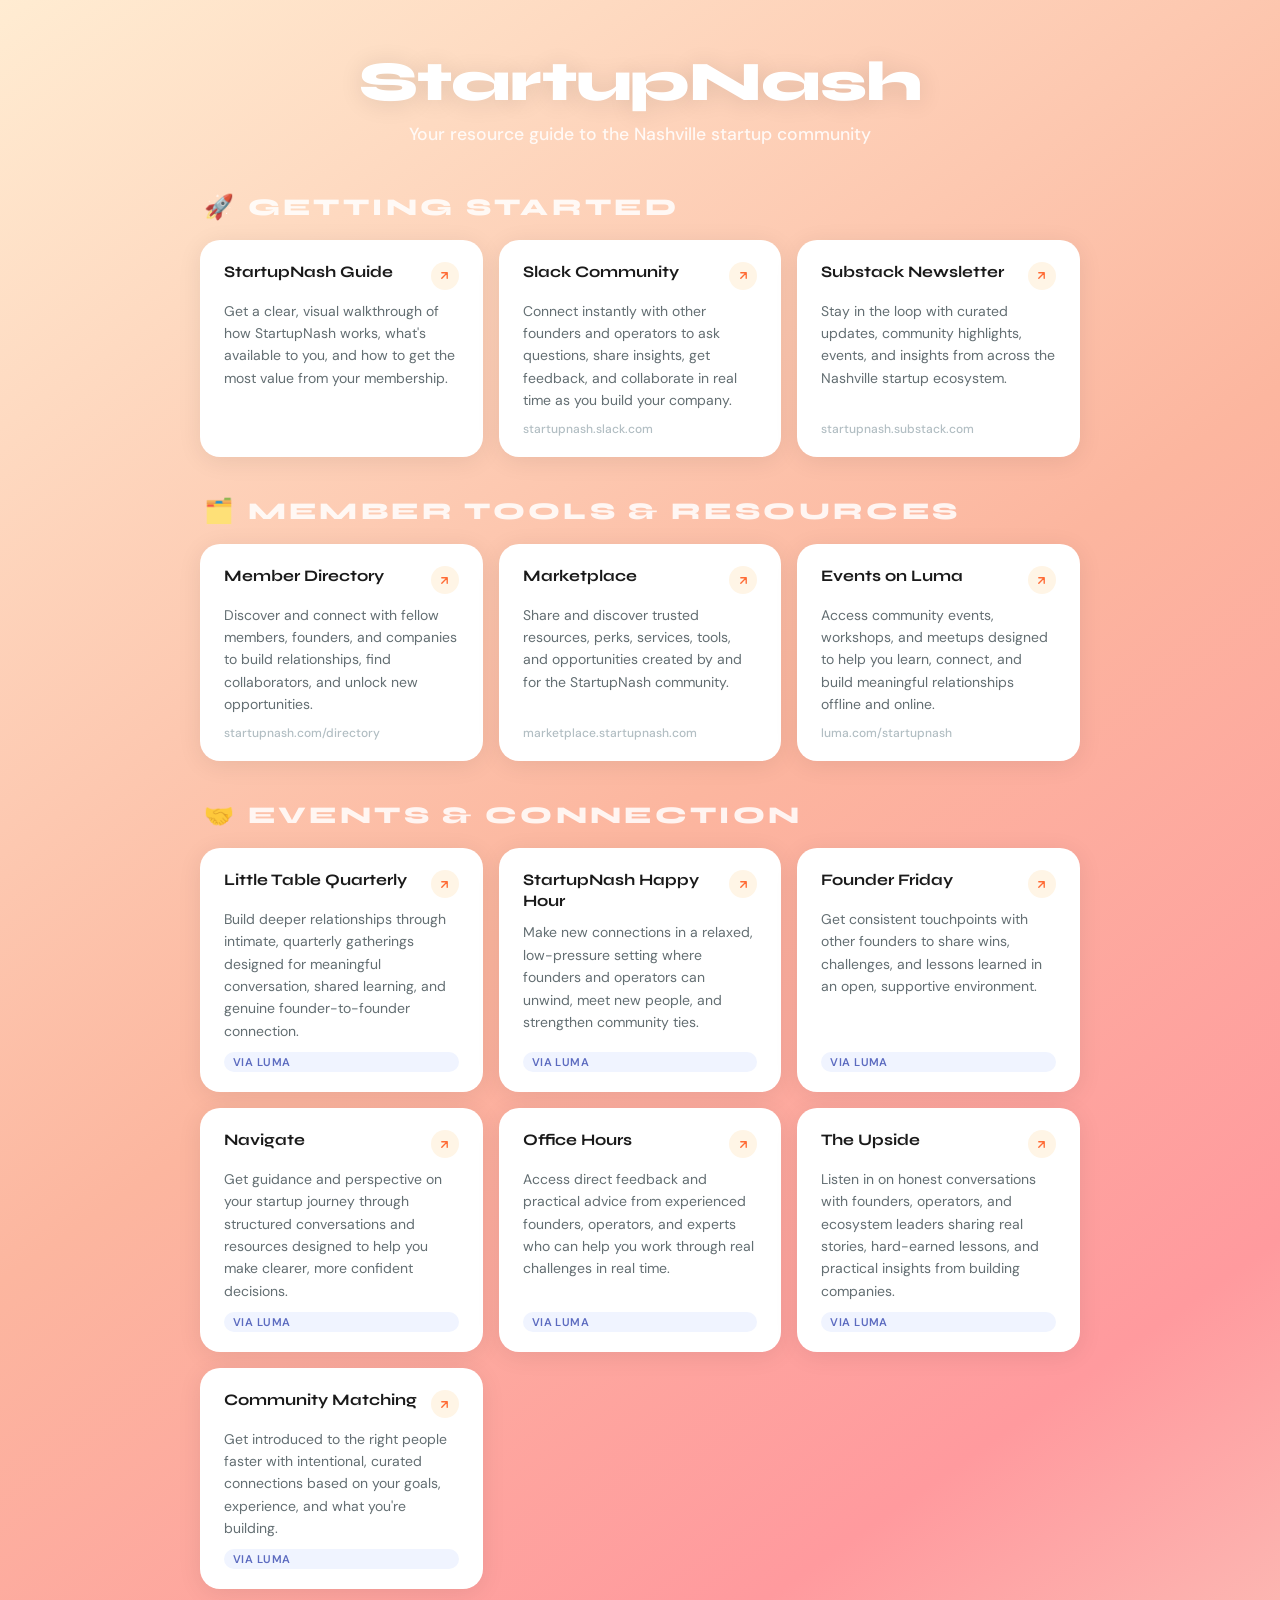
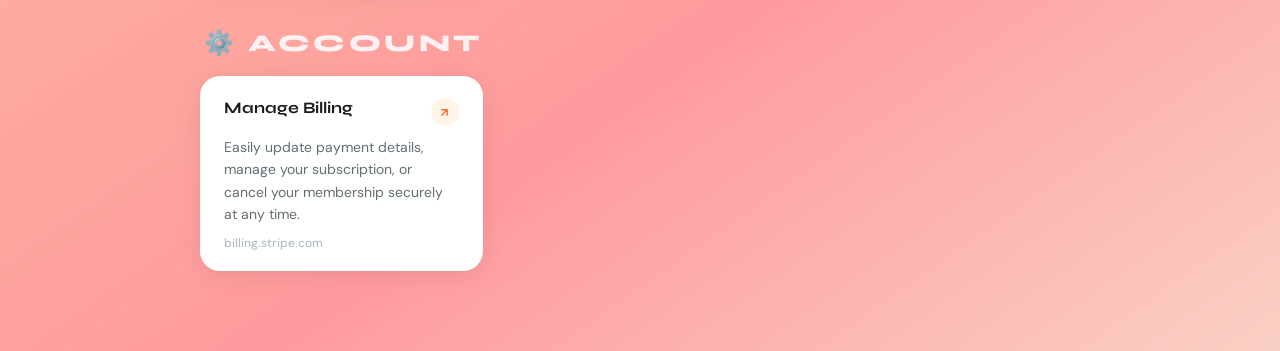
<file: startupnash.html>
<!doctype html>
<html lang="en">
  <head>
    <meta charset="UTF-8" />
    <meta name="viewport" content="width=device-width, initial-scale=1.0" />
    <title>StartupNash Resources</title>
    <link
      href="https://fonts.googleapis.com/css2?family=Syne:wght@600;700;800&family=DM+Sans:wght@400;500&display=swap"
      rel="stylesheet"
    />
    <style>
      *,
      *::before,
      *::after {
        box-sizing: border-box;
        margin: 0;
        padding: 0;
      }

      :root {
        --orange: #ff6b35;
        --amber: #f7b731;
        --orange-light: #fff5e6;
        --text-dark: #1a1a1a;
        --text-mid: #636e72;
        --text-light: #b2bec3;
        --white: #ffffff;
        --card-radius: 20px;
        --section-gap: 2.5rem;
      }

      body {
        font-family: "DM Sans", sans-serif;
        background: linear-gradient(
          145deg,
          #ffecd2 0%,
          #fcb69f 45%,
          #ff9a9e 75%,
          #fad0c4 100%
        );
        min-height: 100vh;
        padding: 3rem 1.5rem 5rem;
        color: var(--text-dark);
      }

      .page-header {
        text-align: center;
        margin-bottom: 3rem;
      }

      .page-header h1 {
        font-family: "Syne", sans-serif;
        font-size: clamp(2rem, 5vw, 3.5rem);
        font-weight: 800;
        color: var(--white);
        text-shadow: 0 2px 24px rgba(0, 0, 0, 0.12);
        letter-spacing: -0.02em;
        margin-bottom: 0.5rem;
      }

      .page-header p {
        font-size: 1.1rem;
        color: rgba(255, 255, 255, 0.85);
        font-weight: 500;
      }

      .sections-wrapper {
        max-width: 880px;
        margin: 0 auto;
        display: flex;
        flex-direction: column;
        gap: var(--section-gap);
      }

      .section-label {
        font-family: "Syne", sans-serif;
        font-size: 1.5rem;
        font-weight: 800;
        letter-spacing: 0.14em;
        text-transform: uppercase;
        color: rgba(255, 255, 255, 0.85);
        margin-bottom: 1.1rem;
        padding-left: 4px;
      }

      .cards-grid {
        display: grid;
        grid-template-columns: repeat(auto-fill, minmax(260px, 1fr));
        gap: 1rem;
      }

      .card {
        background: var(--white);
        border-radius: var(--card-radius);
        padding: 1.4rem 1.5rem 1.25rem;
        display: flex;
        flex-direction: column;
        gap: 0.6rem;
        box-shadow: 0 4px 24px rgba(0, 0, 0, 0.08);
        transition:
          transform 0.2s ease,
          box-shadow 0.2s ease;
        text-decoration: none;
        color: inherit;
      }

      .card:hover {
        transform: translateY(-3px);
        box-shadow: 0 12px 36px rgba(255, 107, 53, 0.18);
      }

      .card-top {
        display: flex;
        align-items: flex-start;
        justify-content: space-between;
        gap: 0.5rem;
      }

      .card-title {
        font-family: "Syne", sans-serif;
        font-size: 1rem;
        font-weight: 700;
        color: var(--text-dark);
        line-height: 1.3;
      }

      .card-arrow {
        flex-shrink: 0;
        width: 28px;
        height: 28px;
        border-radius: 50%;
        background: var(--orange-light);
        display: flex;
        align-items: center;
        justify-content: center;
        transition: background 0.2s;
      }

      .card:hover .card-arrow {
        background: var(--orange);
      }

      .card-arrow svg {
        width: 13px;
        height: 13px;
        stroke: var(--orange);
        transition: stroke 0.2s;
      }

      .card:hover .card-arrow svg {
        stroke: #fff;
      }

      .card-desc {
        font-size: 0.875rem;
        color: var(--text-mid);
        line-height: 1.6;
        flex: 1;
      }

      .card-url {
        font-size: 0.75rem;
        color: var(--text-light);
        font-weight: 500;
        white-space: nowrap;
        overflow: hidden;
        text-overflow: ellipsis;
      }

      .no-link {
        cursor: default;
      }

      .no-link:hover {
        transform: none;
        box-shadow: 0 4px 24px rgba(0, 0, 0, 0.08);
      }

      .luma-badge {
        display: inline-flex;
        align-items: center;
        gap: 4px;
        background: #f0f4ff;
        color: #5c6bc0;
        font-size: 0.7rem;
        font-weight: 600;
        padding: 3px 9px;
        border-radius: 999px;
        letter-spacing: 0.04em;
        text-transform: uppercase;
      }

      @media (max-width: 540px) {
        .cards-grid {
          grid-template-columns: 1fr;
        }
        body {
          padding: 2rem 1rem 4rem;
        }
      }
    </style>
  </head>
  <body>
    <header class="page-header">
      <h1>StartupNash</h1>
      <p>Your resource guide to the Nashville startup community</p>
    </header>

    <div class="sections-wrapper">
      <!-- Section 1 -->
      <div>
        <div class="section-label">🚀 Getting Started</div>
        <div class="cards-grid">
          <a
            href="https://www.canva.com/design/DAGhHSTWmX8/zdhcbQAWQNbQAIRz0SA6sg/view"
            target="_blank"
            rel="noopener noreferrer"
            class="card"
          >
            <div class="card-top">
              <div class="card-title">StartupNash Guide</div>
              <div class="card-arrow">
                <svg
                  fill="none"
                  viewBox="0 0 24 24"
                  stroke-width="2.5"
                  stroke-linecap="round"
                  stroke-linejoin="round"
                >
                  <path d="M7 17L17 7M7 7h10v10" />
                </svg>
              </div>
            </div>
            <p class="card-desc">
              Get a clear, visual walkthrough of how StartupNash works, what's
              available to you, and how to get the most value from your
              membership.
            </p>
          </a>

          <a
            href="https://startupnash.slack.com"
            target="_blank"
            rel="noopener noreferrer"
            class="card"
          >
            <div class="card-top">
              <div class="card-title">Slack Community</div>
              <div class="card-arrow">
                <svg
                  fill="none"
                  viewBox="0 0 24 24"
                  stroke-width="2.5"
                  stroke-linecap="round"
                  stroke-linejoin="round"
                >
                  <path d="M7 17L17 7M7 7h10v10" />
                </svg>
              </div>
            </div>
            <p class="card-desc">
              Connect instantly with other founders and operators to ask
              questions, share insights, get feedback, and collaborate in real
              time as you build your company.
            </p>
            <span class="card-url">startupnash.slack.com</span>
          </a>

          <a
            href="https://startupnash.substack.com/"
            target="_blank"
            rel="noopener noreferrer"
            class="card"
          >
            <div class="card-top">
              <div class="card-title">Substack Newsletter</div>
              <div class="card-arrow">
                <svg
                  fill="none"
                  viewBox="0 0 24 24"
                  stroke-width="2.5"
                  stroke-linecap="round"
                  stroke-linejoin="round"
                >
                  <path d="M7 17L17 7M7 7h10v10" />
                </svg>
              </div>
            </div>
            <p class="card-desc">
              Stay in the loop with curated updates, community highlights,
              events, and insights from across the Nashville startup ecosystem.
            </p>
            <span class="card-url">startupnash.substack.com</span>
          </a>
        </div>
      </div>

      <!-- Section 2 -->
      <div>
        <div class="section-label">🗂️ Member Tools &amp; Resources</div>
        <div class="cards-grid">
          <a
            href="https://startupnash.com/directory"
            target="_blank"
            rel="noopener noreferrer"
            class="card"
          >
            <div class="card-top">
              <div class="card-title">Member Directory</div>
              <div class="card-arrow">
                <svg
                  fill="none"
                  viewBox="0 0 24 24"
                  stroke-width="2.5"
                  stroke-linecap="round"
                  stroke-linejoin="round"
                >
                  <path d="M7 17L17 7M7 7h10v10" />
                </svg>
              </div>
            </div>
            <p class="card-desc">
              Discover and connect with fellow members, founders, and companies
              to build relationships, find collaborators, and unlock new
              opportunities.
            </p>
            <span class="card-url">startupnash.com/directory</span>
          </a>

          <a
            href="https://marketplace.startupnash.com"
            target="_blank"
            rel="noopener noreferrer"
            class="card"
          >
            <div class="card-top">
              <div class="card-title">Marketplace</div>
              <div class="card-arrow">
                <svg
                  fill="none"
                  viewBox="0 0 24 24"
                  stroke-width="2.5"
                  stroke-linecap="round"
                  stroke-linejoin="round"
                >
                  <path d="M7 17L17 7M7 7h10v10" />
                </svg>
              </div>
            </div>
            <p class="card-desc">
              Share and discover trusted resources, perks, services, tools, and
              opportunities created by and for the StartupNash community.
            </p>
            <span class="card-url">marketplace.startupnash.com</span>
          </a>

          <a
            href="https://luma.com/startupnash"
            target="_blank"
            rel="noopener noreferrer"
            class="card"
          >
            <div class="card-top">
              <div class="card-title">Events on Luma</div>
              <div class="card-arrow">
                <svg
                  fill="none"
                  viewBox="0 0 24 24"
                  stroke-width="2.5"
                  stroke-linecap="round"
                  stroke-linejoin="round"
                >
                  <path d="M7 17L17 7M7 7h10v10" />
                </svg>
              </div>
            </div>
            <p class="card-desc">
              Access community events, workshops, and meetups designed to help
              you learn, connect, and build meaningful relationships offline and
              online.
            </p>
            <span class="card-url">luma.com/startupnash</span>
          </a>
        </div>
      </div>

      <!-- Section 3 -->
      <div>
        <div class="section-label">🤝 Events &amp; Connection</div>
        <div class="cards-grid">
          <a
            href="https://luma.com/startupnash"
            target="_blank"
            rel="noopener noreferrer"
            class="card"
          >
            <div class="card-top">
              <div class="card-title">Little Table Quarterly</div>
              <div class="card-arrow">
                <svg
                  fill="none"
                  viewBox="0 0 24 24"
                  stroke-width="2.5"
                  stroke-linecap="round"
                  stroke-linejoin="round"
                >
                  <path d="M7 17L17 7M7 7h10v10" />
                </svg>
              </div>
            </div>
            <p class="card-desc">
              Build deeper relationships through intimate, quarterly gatherings
              designed for meaningful conversation, shared learning, and genuine
              founder-to-founder connection.
            </p>
            <span class="luma-badge">Via Luma</span>
          </a>

          <a
            href="https://luma.com/startupnash"
            target="_blank"
            rel="noopener noreferrer"
            class="card"
          >
            <div class="card-top">
              <div class="card-title">StartupNash Happy Hour</div>
              <div class="card-arrow">
                <svg
                  fill="none"
                  viewBox="0 0 24 24"
                  stroke-width="2.5"
                  stroke-linecap="round"
                  stroke-linejoin="round"
                >
                  <path d="M7 17L17 7M7 7h10v10" />
                </svg>
              </div>
            </div>
            <p class="card-desc">
              Make new connections in a relaxed, low-pressure setting where
              founders and operators can unwind, meet new people, and strengthen
              community ties.
            </p>
            <span class="luma-badge">Via Luma</span>
          </a>

          <a
            href="https://luma.com/startupnash"
            target="_blank"
            rel="noopener noreferrer"
            class="card"
          >
            <div class="card-top">
              <div class="card-title">Founder Friday</div>
              <div class="card-arrow">
                <svg
                  fill="none"
                  viewBox="0 0 24 24"
                  stroke-width="2.5"
                  stroke-linecap="round"
                  stroke-linejoin="round"
                >
                  <path d="M7 17L17 7M7 7h10v10" />
                </svg>
              </div>
            </div>
            <p class="card-desc">
              Get consistent touchpoints with other founders to share wins,
              challenges, and lessons learned in an open, supportive
              environment.
            </p>
            <span class="luma-badge">Via Luma</span>
          </a>

          <a
            href="https://luma.com/startupnash"
            target="_blank"
            rel="noopener noreferrer"
            class="card"
          >
            <div class="card-top">
              <div class="card-title">Navigate</div>
              <div class="card-arrow">
                <svg
                  fill="none"
                  viewBox="0 0 24 24"
                  stroke-width="2.5"
                  stroke-linecap="round"
                  stroke-linejoin="round"
                >
                  <path d="M7 17L17 7M7 7h10v10" />
                </svg>
              </div>
            </div>
            <p class="card-desc">
              Get guidance and perspective on your startup journey through
              structured conversations and resources designed to help you make
              clearer, more confident decisions.
            </p>
            <span class="luma-badge">Via Luma</span>
          </a>

          <a
            href="https://luma.com/startupnash"
            target="_blank"
            rel="noopener noreferrer"
            class="card"
          >
            <div class="card-top">
              <div class="card-title">Office Hours</div>
              <div class="card-arrow">
                <svg
                  fill="none"
                  viewBox="0 0 24 24"
                  stroke-width="2.5"
                  stroke-linecap="round"
                  stroke-linejoin="round"
                >
                  <path d="M7 17L17 7M7 7h10v10" />
                </svg>
              </div>
            </div>
            <p class="card-desc">
              Access direct feedback and practical advice from experienced
              founders, operators, and experts who can help you work through
              real challenges in real time.
            </p>
            <span class="luma-badge">Via Luma</span>
          </a>

          <a
            href="https://luma.com/startupnash"
            target="_blank"
            rel="noopener noreferrer"
            class="card"
          >
            <div class="card-top">
              <div class="card-title">The Upside</div>
              <div class="card-arrow">
                <svg
                  fill="none"
                  viewBox="0 0 24 24"
                  stroke-width="2.5"
                  stroke-linecap="round"
                  stroke-linejoin="round"
                >
                  <path d="M7 17L17 7M7 7h10v10" />
                </svg>
              </div>
            </div>
            <p class="card-desc">
              Listen in on honest conversations with founders, operators, and
              ecosystem leaders sharing real stories, hard-earned lessons, and
              practical insights from building companies.
            </p>
            <span class="luma-badge">Via Luma</span>
          </a>

          <a
            href="https://luma.com/startupnash"
            target="_blank"
            rel="noopener noreferrer"
            class="card"
          >
            <div class="card-top">
              <div class="card-title">Community Matching</div>
              <div class="card-arrow">
                <svg
                  fill="none"
                  viewBox="0 0 24 24"
                  stroke-width="2.5"
                  stroke-linecap="round"
                  stroke-linejoin="round"
                >
                  <path d="M7 17L17 7M7 7h10v10" />
                </svg>
              </div>
            </div>
            <p class="card-desc">
              Get introduced to the right people faster with intentional,
              curated connections based on your goals, experience, and what
              you're building.
            </p>
            <span class="luma-badge">Via Luma</span>
          </a>
        </div>
      </div>

      <!-- Section 4 -->
      <div>
        <div class="section-label">⚙️ Account</div>
        <div class="cards-grid">
          <a
            href="https://billing.stripe.com/p/login/00gaGL51Pdu2aek000"
            target="_blank"
            rel="noopener noreferrer"
            class="card"
          >
            <div class="card-top">
              <div class="card-title">Manage Billing</div>
              <div class="card-arrow">
                <svg
                  fill="none"
                  viewBox="0 0 24 24"
                  stroke-width="2.5"
                  stroke-linecap="round"
                  stroke-linejoin="round"
                >
                  <path d="M7 17L17 7M7 7h10v10" />
                </svg>
              </div>
            </div>
            <p class="card-desc">
              Easily update payment details, manage your subscription, or cancel
              your membership securely at any time.
            </p>
            <span class="card-url">billing.stripe.com</span>
          </a>
        </div>
      </div>
    </div>
  </body>
</html>
</file>
<file: style.css>
*,
*::before,
*::after {
  box-sizing: border-box;
  margin: 0;
  padding: 0;
}

:root {
  --cream: #faf7f4;
  --ink: #1c1917;
  --ink-muted: #6b6560;
  --ink-faint: #c4bfba;
  --accent: #c0624a;
  --accent-light: #faf0ed;
  --accent-mid: #e8957e;
  --border: rgba(28, 25, 23, 0.1);
  --display: "Archivo", sans-serif;
  --sans: "Archivo", sans-serif;
}

html {
  scroll-behavior: smooth;
}

body {
  font-family: var(--sans);
  background: var(--cream);
  color: var(--ink);
  font-size: 16px;
  line-height: 1.6;
  -webkit-font-smoothing: antialiased;
}

/* NAV */
nav {
  position: fixed;
  top: 0;
  left: 0;
  right: 0;
  z-index: 100;
  padding: 1.25rem 2.5rem;
  display: flex;
  align-items: center;
  justify-content: space-between;
  background: rgba(250, 247, 244, 0.92);
  backdrop-filter: blur(12px);
  border-bottom: 1px solid var(--border);
}

.nav-logo {
  font-family: var(--display);
  font-size: 1.25rem;
  color: var(--ink);
  text-decoration: none;
  letter-spacing: -0.02em;
}

.nav-links {
  display: flex;
  gap: 2rem;
  list-style: none;
}

.nav-links a {
  font-size: 0.875rem;
  font-weight: 400;
  color: var(--ink-muted);
  text-decoration: none;
  letter-spacing: 0.02em;
  transition: color 0.2s;
}

.nav-links a:hover {
  color: var(--ink);
}

.nav-cta {
  font-size: 0.875rem;
  font-weight: 500;
  color: var(--ink) !important;
  text-decoration: none !important;
  position: relative;
  padding-bottom: 3px;
}

.nav-cta::after {
  content: "";
  position: absolute;
  left: 0;
  bottom: -1px;
  width: 100%;
  height: 3px;
  background-image: url("data:image/svg+xml,%3Csvg xmlns='http://www.w3.org/2000/svg' width='20' height='3'%3E%3Cpath d='M0 2 Q5 0 10 2 Q15 4 20 2' fill='none' stroke='%231C1917' stroke-width='1.5'/%3E%3C/svg%3E");
  background-repeat: repeat-x;
  background-size: 20px 3px;
}

/* HERO */
.hero {
  min-height: 100vh;
  display: flex;
  align-items: center;
  padding: 7rem 2.5rem 5rem;
  max-width: 1100px;
  margin: 0 auto;
}

.hero-inner {
  display: grid;
  grid-template-columns: 1fr 1fr;
  gap: 4rem;
  align-items: center;
  width: 100%;
}

.hero-tag {
  display: inline-block;
  font-size: 0.75rem;
  font-weight: 500;
  letter-spacing: 0.12em;
  text-transform: uppercase;
  color: var(--accent);
  background: var(--accent-light);
  padding: 0.35rem 0.85rem;
  border-radius: 2rem;
  margin-bottom: 1.5rem;
}

.hero h1 {
  font-family: var(--display);
  font-size: clamp(2.5rem, 5vw, 3.75rem);
  line-height: 1.05;
  letter-spacing: -0.04em;
  font-weight: 800;
  color: var(--ink);
  margin-bottom: 1.5rem;
}

.hero h1 em {
  font-style: normal;
  color: var(--accent);
}

.hero p {
  font-size: 1.0625rem;
  color: var(--ink-muted);
  line-height: 1.75;
  margin-bottom: 2.5rem;
  max-width: 42ch;
}

.hero-actions {
  display: flex;
  gap: 1rem;
  align-items: center;
}

.btn-primary {
  display: inline-block;
  background: var(--ink);
  color: var(--cream);
  padding: 0.875rem 1.75rem;
  border-radius: 3px;
  font-size: 0.9rem;
  font-weight: 500;
  text-decoration: none;
  letter-spacing: 0.01em;
  transition: background 0.2s;
}

.btn-primary:hover {
  background: var(--accent);
}

.btn-ghost {
  display: inline-block;
  color: var(--ink-muted);
  font-size: 0.9rem;
  font-weight: 400;
  text-decoration: none;
  border-bottom: 1px solid var(--ink-faint);
  padding-bottom: 1px;
  transition:
    color 0.2s,
    border-color 0.2s;
}

.btn-ghost:hover {
  color: var(--ink);
  border-color: var(--ink);
}

.hero-right {
  display: flex;
  flex-direction: column;
  gap: 1rem;
}

.hero-badge {
  background: var(--accent-light);
  border: 1px solid rgba(192, 98, 74, 0.2);
  border-radius: 8px;
  padding: 1.25rem 1.5rem;
  display: flex;
  align-items: center;
  gap: 0.75rem;
}

.badge-dot {
  width: 8px;
  height: 8px;
  border-radius: 50%;
  background: var(--accent);
  flex-shrink: 0;
  animation: pulse 2.4s ease-in-out infinite;
}

@keyframes pulse {
  0%,
  100% {
    opacity: 1;
    transform: scale(1);
  }
  50% {
    opacity: 0.45;
    transform: scale(0.7);
  }
}

.hero-badge p {
  font-size: 0.875rem;
  color: var(--accent);
  margin: 0;
  line-height: 1.5;
}

/* SKILLS PANEL */
.skills-panel {
  background: white;
  border: 1px solid var(--border);
  border-radius: 8px;
  padding: 1.5rem;
  display: flex;
  flex-direction: column;
  gap: 1.25rem;
}

.skills-group-label {
  font-size: 0.75rem;
  font-weight: 500;
  letter-spacing: 0.08em;
  text-transform: uppercase;
  color: var(--ink-faint);
  margin-bottom: 0.5rem;
}

.skills-tags {
  display: flex;
  flex-wrap: wrap;
  gap: 0.4rem;
}

/* SECTION SHARED */
section {
  max-width: 1100px;
  margin: 0 auto;
  padding: 6rem 2.5rem;
}

.section-label {
  font-size: 0.75rem;
  font-weight: 500;
  letter-spacing: 0.12em;
  text-transform: uppercase;
  color: var(--ink-faint);
  margin-bottom: 1rem;
}

.section-title {
  font-family: var(--display);
  font-size: clamp(2rem, 4vw, 2.75rem);
  font-weight: 800;
  line-height: 1.05;
  letter-spacing: -0.03em;
  color: var(--ink);
  margin-bottom: 1.5rem;
}

.section-title em {
  font-style: normal;
  color: var(--accent);
}

.divider {
  border: none;
  border-top: 1px solid var(--border);
  max-width: 1100px;
  margin: 0 auto;
}

/* ABOUT */
.about-grid {
  display: grid;
  grid-template-columns: 1fr 1fr;
  gap: 5rem;
  align-items: start;
}

.about-body p {
  color: var(--ink-muted);
  line-height: 1.8;
  margin-bottom: 1.25rem;
  font-size: 1.0625rem;
}

.about-body p:last-child {
  margin-bottom: 0;
}

.exp-item {
  padding: 1.25rem 1.5rem;
  border: 1px solid var(--border);
  border-radius: 6px;
  background: white;
  transition:
    transform 0.18s ease,
    border-color 0.18s ease;
}

.exp-item:hover {
  transform: rotate(-0.75deg) translateY(-2px);
  border-color: var(--accent-mid);
}

.exp-company {
  font-weight: 500;
  font-size: 0.9375rem;
  margin-bottom: 0.2rem;
}

.exp-role {
  font-size: 0.8125rem;
  color: var(--ink-muted);
}

/* SERVICES */
.services-header {
  display: grid;
  grid-template-columns: 1fr 1fr;
  gap: 4rem;
  align-items: end;
  margin-bottom: 3.5rem;
}

.services-intro {
  font-size: 1.0625rem;
  color: var(--ink-muted);
  line-height: 1.75;
}

.services-grid {
  display: grid;
  grid-template-columns: 1fr 1fr;
  gap: 1.5rem;
}

.service-card {
  background: white;
  border: 1px solid var(--border);
  border-radius: 8px;
  padding: 2rem;
  transition:
    transform 0.18s ease,
    border-color 0.18s ease;
}

.service-card:hover {
  transform: rotate(-0.6deg) translateY(-3px);
  border-color: var(--accent-mid);
}

.service-card:nth-child(even):hover {
  transform: rotate(0.6deg) translateY(-3px);
}

/* Hand-drawn feel: outlined number, filled with accent-light */
.service-num {
  font-family: var(--display);
  font-size: 2.75rem;
  line-height: 1;
  margin-bottom: 1rem;
  color: var(--accent-light);
  -webkit-text-stroke: 1.5px var(--accent-mid);
  letter-spacing: -0.02em;
}

.service-title {
  font-weight: 500;
  font-size: 1.0625rem;
  color: var(--ink);
  margin-bottom: 0.75rem;
}

.service-desc {
  font-size: 0.9rem;
  color: var(--ink-muted);
  line-height: 1.7;
}

.service-tags {
  display: flex;
  flex-wrap: wrap;
  gap: 0.4rem;
  margin-top: 1.25rem;
}

.tag {
  font-size: 0.75rem;
  color: var(--ink-muted);
  border: 1px solid var(--border);
  border-radius: 2rem;
  padding: 0.2rem 0.65rem;
}

/* WORK */
.work-section {
  background: white;
}

.work-inner {
  max-width: 1100px;
  margin: 0 auto;
  padding: 6rem 2.5rem;
}

.featured-project {
  display: grid;
  grid-template-columns: 1fr 1fr;
  gap: 4rem;
  align-items: center;
  margin-bottom: 4rem;
  padding-bottom: 4rem;
  border-bottom: 1px solid var(--border);
}

.project-badge {
  display: inline-block;
  font-size: 0.7rem;
  font-weight: 500;
  letter-spacing: 0.1em;
  text-transform: uppercase;
  color: var(--accent);
  background: var(--accent-light);
  padding: 0.3rem 0.7rem;
  border-radius: 2rem;
  margin-bottom: 1rem;
}

.project-title {
  font-family: var(--display);
  font-size: 2rem;
  font-weight: 800;
  line-height: 1.05;
  letter-spacing: -0.03em;
  color: var(--ink);
  margin-bottom: 1rem;
}

.project-desc {
  color: var(--ink-muted);
  line-height: 1.75;
  margin-bottom: 1.5rem;
  font-size: 1rem;
}

.project-tech {
  display: flex;
  flex-wrap: wrap;
  gap: 0.4rem;
  margin-bottom: 1.75rem;
}

.project-link {
  display: inline-flex;
  align-items: center;
  gap: 0.4rem;
  font-size: 0.9rem;
  font-weight: 500;
  color: var(--accent);
  text-decoration: none;
  position: relative;
  padding-bottom: 4px;
  transition: color 0.2s;
}

.project-link::after {
  content: "";
  position: absolute;
  left: 0;
  bottom: 0;
  width: 100%;
  height: 3px;
  background-image: url("data:image/svg+xml,%3Csvg xmlns='http://www.w3.org/2000/svg' width='20' height='3'%3E%3Cpath d='M0 2 Q5 0 10 2 Q15 4 20 2' fill='none' stroke='%23C0624A' stroke-width='1.5'/%3E%3C/svg%3E");
  background-repeat: repeat-x;
  background-size: 20px 3px;
}

.project-link:hover {
  color: var(--ink);
}

.project-visual {
  background: var(--cream);
  border: 1px solid var(--border);
  border-radius: 12px;
  overflow: hidden;
  aspect-ratio: 4/3;
  display: flex;
  align-items: center;
  justify-content: center;
}

.project-visual-inner {
  width: 85%;
  height: 85%;
  background: var(--accent-light);
  border-radius: 8px;
  display: flex;
  align-items: center;
  justify-content: center;
}

.projects-grid {
  display: grid;
  grid-template-columns: repeat(3, 1fr);
  gap: 1.5rem;
}

.project-card {
  border: 1px solid var(--border);
  border-radius: 8px;
  padding: 1.5rem;
  background: var(--cream);
  transition:
    transform 0.18s ease,
    border-color 0.18s ease;
  cursor: default;
}

.project-card:hover,
.build-item:hover {
  transform: rotate(-0.8deg) translateY(-3px);
  border-color: var(--accent-mid);
}

.project-card:nth-child(even):hover,
.build-item:nth-child(even):hover {
  transform: rotate(0.8deg) translateY(-3px);
}

.project-card-icon {
  width: 40px;
  height: 40px;
  border-radius: 8px;
  background: var(--accent-light);
  display: flex;
  align-items: center;
  justify-content: center;
  margin-bottom: 1rem;
  font-size: 1.25rem;
}

.project-card-name {
  font-weight: 500;
  font-size: 0.9375rem;
  color: var(--ink);
  margin-bottom: 0.4rem;
}

.project-card-desc {
  font-size: 0.85rem;
  color: var(--ink-muted);
  line-height: 1.6;
}

/* CONTACT */
.contact-grid {
  display: grid;
  grid-template-columns: 1fr 1fr;
  gap: 5rem;
  align-items: start;
}

.contact-body p {
  font-size: 1.0625rem;
  color: var(--ink-muted);
  line-height: 1.8;
  margin-bottom: 1.5rem;
}

.contact-email-block {
  display: flex;
  align-items: center;
  gap: 0.75rem;
  padding: 1.25rem 1.5rem;
  background: white;
  border: 1px solid var(--border);
  border-radius: 6px;
  margin-top: 2rem;
}

.contact-email-label {
  font-size: 0.75rem;
  color: var(--ink-faint);
  text-transform: uppercase;
  letter-spacing: 0.08em;
  margin-bottom: 0.15rem;
}

.contact-email-val {
  font-size: 0.9375rem;
  font-weight: 500;
  color: var(--ink);
}

.contact-form {
  display: flex;
  flex-direction: column;
  gap: 1rem;
}

.form-group {
  display: flex;
  flex-direction: column;
  gap: 0.1rem;
  margin-bottom: 0.75rem;
}

.form-group label {
  font-size: 0.8125rem;
  color: var(--ink-muted);
}

.form-group input,
.form-group textarea,
.form-group select {
  background: white;
  border: 1px solid var(--border);
  border-radius: 4px;
  padding: 0.75rem 1rem;
  font-size: 0.9375rem;
  font-family: var(--sans);
  color: var(--ink);
  outline: none;
  transition: border-color 0.2s;
  width: 100%;
  resize: vertical;
}

.form-group input:focus,
.form-group textarea:focus,
.form-group select:focus {
  border-color: var(--accent);
}

.form-group textarea {
  min-height: 130px;
}

.form-submit {
  display: inline-block;
  background: var(--ink);
  color: var(--cream);
  border: none;
  padding: 0.9rem 2rem;
  border-radius: 3px;
  font-size: 0.9rem;
  font-weight: 500;
  font-family: var(--sans);
  cursor: pointer;
  transition: background 0.2s;
  align-self: flex-start;
  margin-top: 0.5rem;
}

.form-submit:hover {
  background: var(--accent);
}

/* FOOTER */
footer {
  border-top: 1px solid var(--border);
  padding: 2rem 2.5rem;
  display: flex;
  align-items: center;
  justify-content: space-between;
  max-width: 1100px;
  margin: 0 auto;
}

.footer-logo {
  font-family: var(--display);
  font-size: 1.1rem;
  color: var(--ink);
  text-decoration: none;
}

.footer-copy {
  font-size: 0.8125rem;
  color: var(--ink-faint);
}

/* typing animation */
#logo-text::after {
  content: "|";
  opacity: 1;
  animation: blink 0.7s step-end infinite;
}

#logo-text.done::after {
  display: none;
}
.build-list {
  display: flex;
  flex-direction: column;
  gap: 8px;
}

.build-item {
  display: flex;
  align-items: center;
  gap: 14px;
  padding: 14px 16px;
  border-radius: 8px;
  background: white;
  border: 1px solid var(--border);
}

.build-arrow {
  font-size: 1.125rem;
  color: var(--accent);
  flex-shrink: 0;
  line-height: 1;
}

.build-text {
  font-size: 1.1875rem;
  font-weight: 600;
  color: var(--ink);
  line-height: 1.25;
}

@keyframes blink {
  0%,
  100% {
    opacity: 1;
  }
  50% {
    opacity: 0;
  }
}

/* RESPONSIVE */
@media (max-width: 768px) {
  nav {
    padding: 1rem 1.25rem;
  }
  .nav-links {
    display: none;
  }
  .hero {
    padding: 6rem 1.25rem 3rem;
  }
  .hero-inner {
    grid-template-columns: 1fr;
    gap: 2.5rem;
  }
  section {
    padding: 4rem 1.25rem;
  }
  .about-grid,
  .services-header,
  .services-grid,
  .featured-project,
  .contact-grid {
    grid-template-columns: 1fr;
    gap: 2rem;
  }
  .projects-grid {
    grid-template-columns: 1fr;
  }
  .work-inner {
    padding: 4rem 1.25rem;
  }
  footer {
    padding: 1.5rem 1.25rem;
  }
}
</file>
